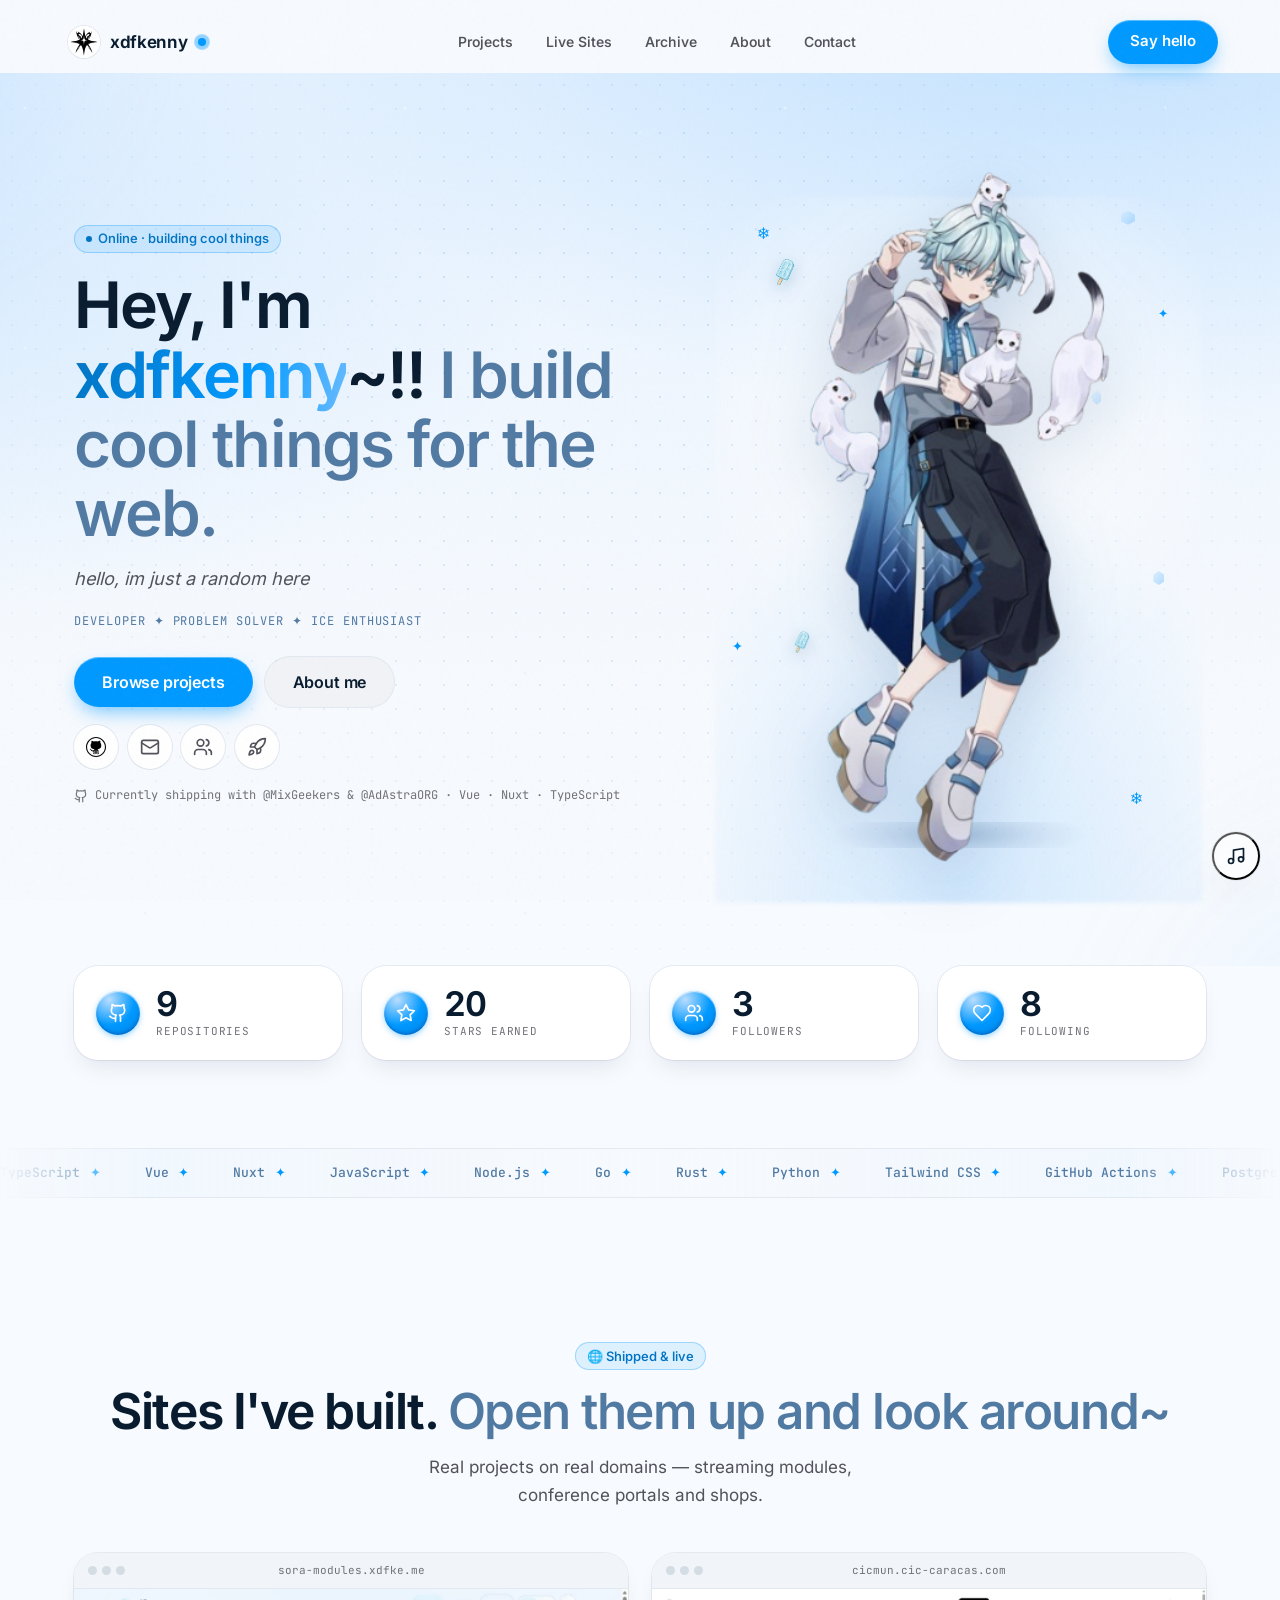
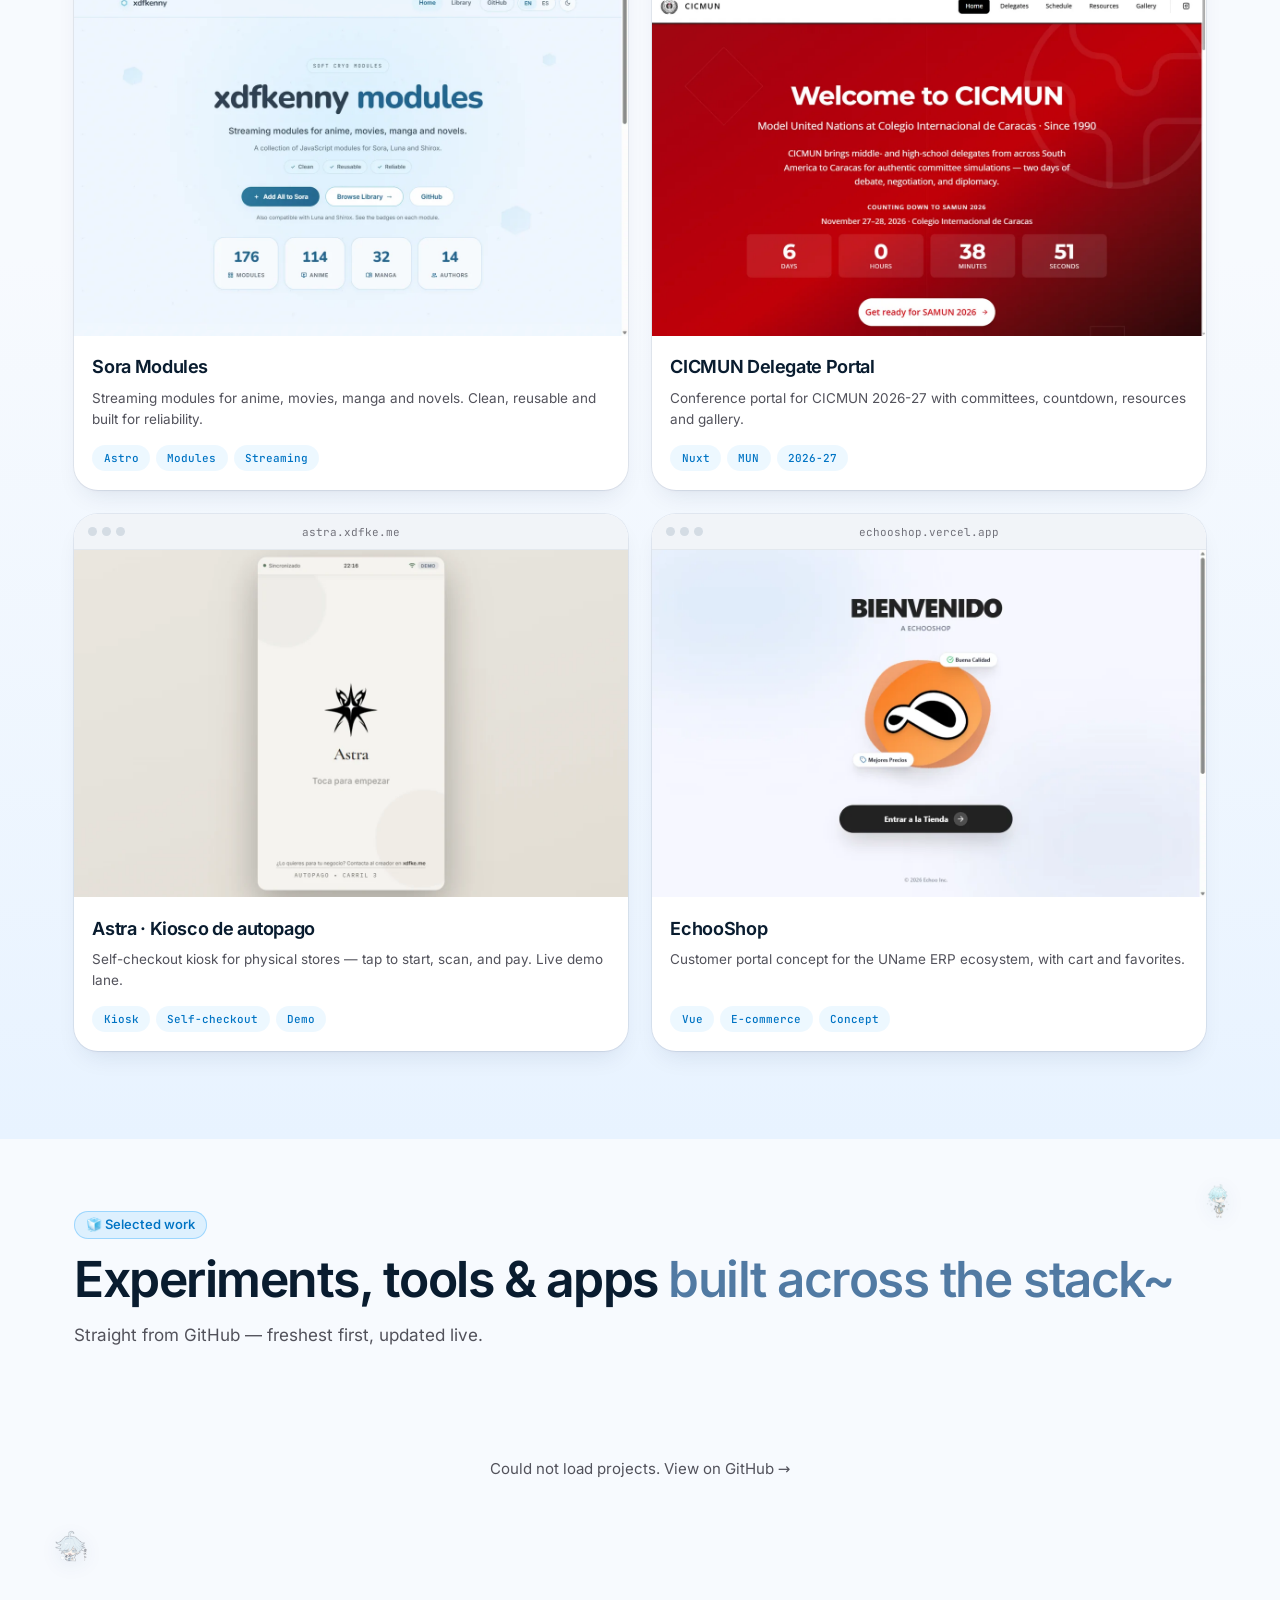
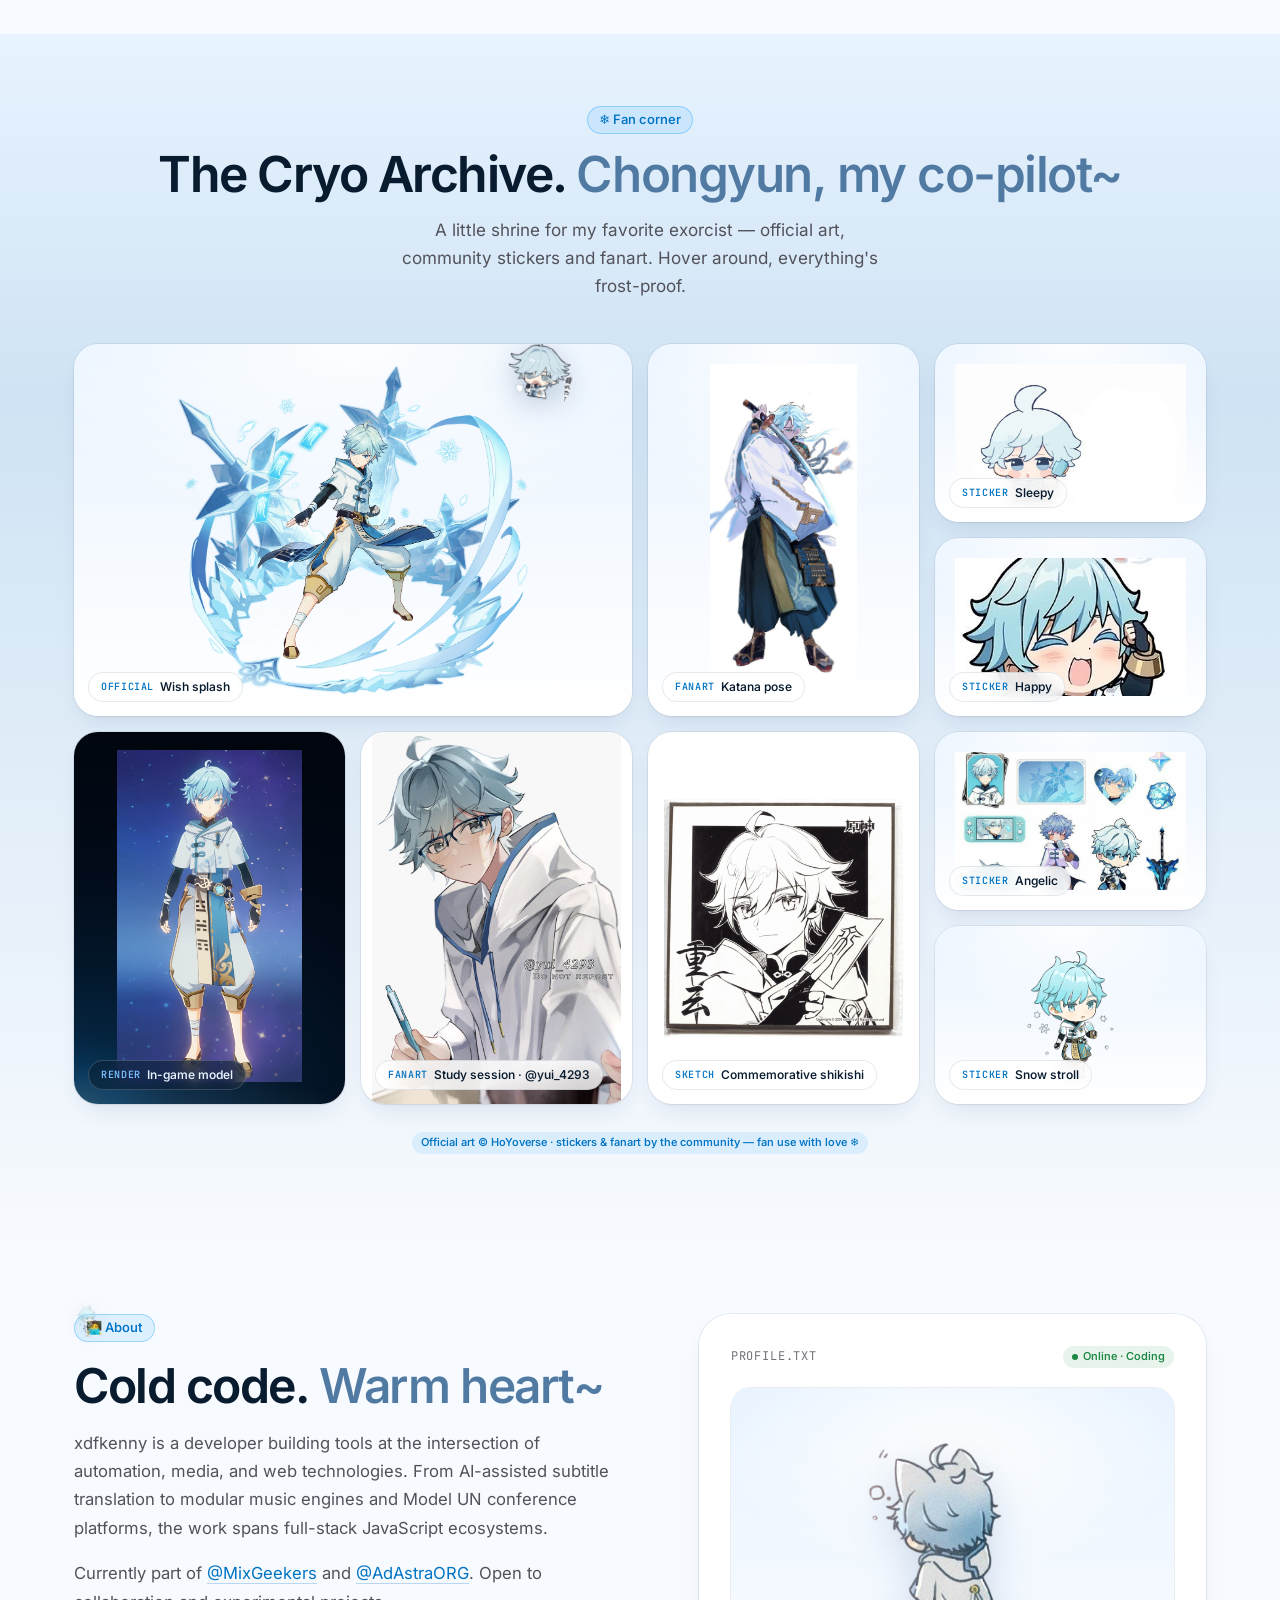
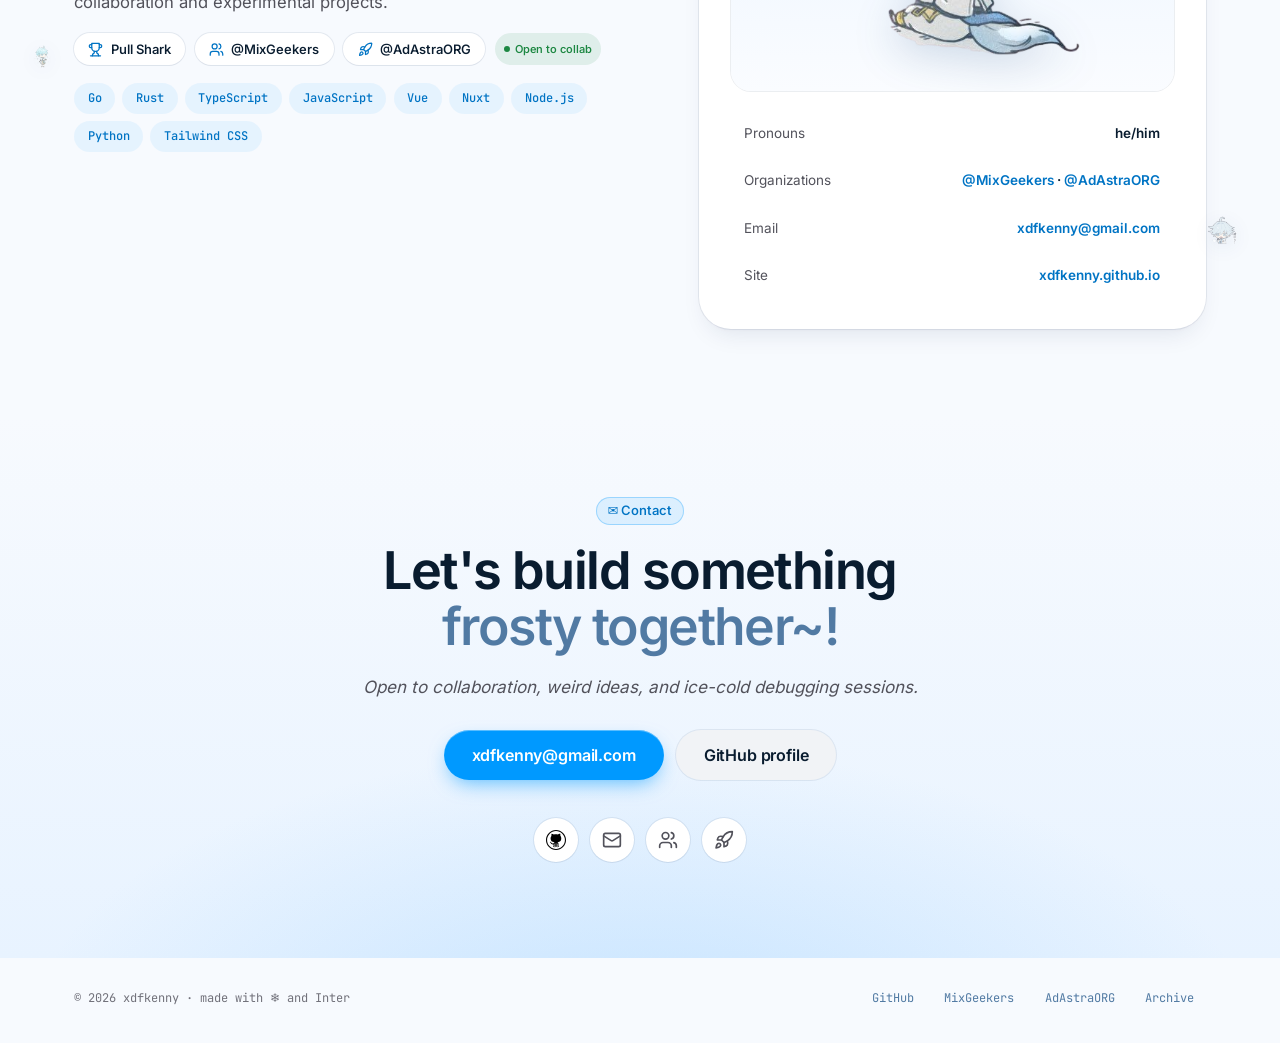
<file: index.html>
<!DOCTYPE html>
<html lang="en">
<head>
  <meta charset="UTF-8">
  <meta name="viewport" content="width=device-width, initial-scale=1.0, viewport-fit=cover">
  <title>xdfkenny - Soft Cryo Portfolio</title>
  <meta name="description" content="xdfkenny - developer portfolio. A collection of experiments, tools, and applications built across JavaScript, TypeScript, Vue, and Nuxt. Soft Cryo aesthetic.">
  <link rel="canonical" href="https://xdfkenny.dpdns.org/">

  <meta property="og:type" content="website">
  <meta property="og:url" content="https://xdfkenny.dpdns.org/">
  <meta property="og:title" content="xdfkenny - Soft Cryo Portfolio">
  <meta property="og:description" content="Full-stack developer building web apps, kiosk systems and developer tools. Live sites, experiments and projects.">
  <meta property="og:image" content="https://xdfkenny.dpdns.org/assets/og-image.jpg">
  <meta name="twitter:card" content="summary_large_image">
  <meta name="twitter:title" content="xdfkenny - Soft Cryo Portfolio">
  <meta name="twitter:description" content="Full-stack developer building web apps, kiosk systems and developer tools.">
  <meta name="twitter:image" content="https://xdfkenny.dpdns.org/assets/og-image.jpg">
  <meta name="theme-color" content="#F7FAFE">

  <link rel="preconnect" href="https://fonts.googleapis.com">
  <link rel="preconnect" href="https://fonts.gstatic.com" crossorigin>
  <link href="https://fonts.googleapis.com/css2?family=JetBrains+Mono:wght@400;500&display=swap" rel="stylesheet">

  <link rel="icon" type="image/svg+xml" href="assets/logo.svg">
  <link rel="apple-touch-icon" href="assets/apple-touch-icon.png">
  <link rel="preload" as="image" href="assets/image.png">
  <link rel="preload" as="font" type="font/woff2" href="assets/fonts/inter-variable.woff2" crossorigin>
  <link rel="stylesheet" href="styles.css?v=7">
  <script src="script.js?v=7" defer></script>
</head>
<body>
  <a href="#main-content" class="skip-link">Skip to main content</a>

  <header class="site-header" role="banner">
    <nav class="site-nav" aria-label="Primary">
      <a href="#" class="brand">
        <img src="assets/logo.svg" alt="" class="brand-logo" aria-hidden="true">
        <span>xdfkenny</span>
        <span class="status-dot" aria-label="Online" title="Online"></span>
      </a>
      <div class="nav-links" id="nav-links">
        <a href="#work">Projects</a>
        <a href="#sites">Live Sites</a>
        <a href="#archive">Archive</a>
        <a href="#about">About</a>
        <a href="#contact">Contact</a>
      </div>
      <a href="#contact" class="btn btn-primary nav-cta">Say hello</a>
      <button class="nav-toggle" aria-label="Toggle navigation" aria-expanded="false" aria-controls="nav-links">
        <span class="nav-toggle-bar" aria-hidden="true"></span>
        <span class="nav-toggle-bar" aria-hidden="true"></span>
        <span class="nav-toggle-bar" aria-hidden="true"></span>
      </button>
    </nav>
  </header>

  <main id="main-content">
    <!-- ============ HERO ============ -->
    <section class="hero" aria-labelledby="hero-heading">
      <div class="hero-dots" aria-hidden="true"></div>
      <div class="hero-aurora" aria-hidden="true">
        <div class="aurora-blob aurora-blob-1"></div>
        <div class="aurora-blob aurora-blob-2"></div>
      </div>
      <div class="hero-snow" aria-hidden="true"></div>

      <div class="hero-inner container">
        <div class="hero-content">
          <div class="hero-text">
            <span class="kicker hero-kicker"><span class="pill-dot" aria-hidden="true"></span> Online · building cool things</span>
            <h1 id="hero-heading" class="hero-title display">
              <span class="line-ink">Hey, I'm <span class="hero-name">xdfkenny</span>~!!</span>
              <span class="line-soft display-line">I build cool things for the web.</span>
            </h1>
            <p class="hero-subtitle">hello, im just a random here</p>
            <p class="hero-role">Developer ✦ Problem Solver ✦ Ice Enthusiast</p>
            <div class="hero-actions">
              <a href="#work" class="btn btn-primary btn-hero">Browse projects</a>
              <a href="#about" class="btn btn-secondary btn-hero">About me</a>
            </div>
            <div class="hero-social">
              <a href="https://github.com/xdfkenny" class="icon-btn" target="_blank" rel="noopener noreferrer" aria-label="GitHub">
                <img src="assets/github.svg" alt="" class="icon-btn-img" aria-hidden="true">
              </a>
              <a href="mailto:xdfkenny@gmail.com" class="icon-btn" aria-label="Email">
                <svg xmlns="http://www.w3.org/2000/svg" width="20" height="20" viewBox="0 0 24 24" fill="none" stroke="currentColor" stroke-width="2" stroke-linecap="round" stroke-linejoin="round" aria-hidden="true"><rect width="20" height="16" x="2" y="4" rx="2"/><path d="m22 7-8.97 5.7a1.94 1.94 0 0 1-2.06 0L2 7"/></svg>
              </a>
              <a href="https://github.com/MixGeekers" class="icon-btn" target="_blank" rel="noopener noreferrer" aria-label="MixGeekers">
                <svg xmlns="http://www.w3.org/2000/svg" width="20" height="20" viewBox="0 0 24 24" fill="none" stroke="currentColor" stroke-width="2" stroke-linecap="round" stroke-linejoin="round" aria-hidden="true"><path d="M16 21v-2a4 4 0 0 0-4-4H6a4 4 0 0 0-4 4v2"/><circle cx="9" cy="7" r="4"/><path d="M22 21v-2a4 4 0 0 0-3-3.87"/><path d="M16 3.13a4 4 0 0 1 0 7.75"/></svg>
              </a>
              <a href="https://github.com/AdAstraORG" class="icon-btn" target="_blank" rel="noopener noreferrer" aria-label="AdAstraORG">
                <svg xmlns="http://www.w3.org/2000/svg" width="20" height="20" viewBox="0 0 24 24" fill="none" stroke="currentColor" stroke-width="2" stroke-linecap="round" stroke-linejoin="round" aria-hidden="true"><path d="M4.5 16.5c-1.5 1.26-2 5-2 5s3.74-.5 5-2c.71-.84.7-2.13-.09-2.91a2.18 2.18 0 0 0-2.91-.09z"/><path d="m12 15-3-3a22 22 0 0 1 2-3.95A12.88 12.88 0 0 1 22 2c0 2.72-.78 7.5-6 11a22.35 22.35 0 0 1-4 2z"/><path d="M9 12H4s.55-3.03 2-4c1.62-1.08 5 0 5 0"/><path d="M12 15v5s3.03-.55 4-2c1.08-1.62 0-5 0-5"/></svg>
              </a>
            </div>
            <p class="hero-promo">
              <svg xmlns="http://www.w3.org/2000/svg" viewBox="0 0 24 24" fill="none" stroke="currentColor" stroke-width="2" stroke-linecap="round" stroke-linejoin="round" aria-hidden="true"><path d="M15 22v-4a4.8 4.8 0 0 0-1-3.5c3 0 6-2 6-5.5.08-1.25-.27-2.48-1-3.5.28-1.15.28-2.35 0-3.5 0 0-1 0-3 1.5-2.64-.5-5.36-.5-8 0C6 2 5 2 5 2c-.3 1.15-.3 2.35 0 3.5A5.403 5.403 0 0 0 4 9c0 3.5 3 5.5 6 5.5-.39.49-.68 1.05-.85 1.65-.17.6-.22 1.23-.15 1.85v4"/><path d="M9 18c-4.51 2-5-2-7-2"/></svg>
              Currently shipping with @MixGeekers &amp; @AdAstraORG · Vue · Nuxt · TypeScript
            </p>
          </div>

          <div class="hero-visual">
            <div class="hero-stage">
              <img src="assets/image.png" alt="Chongyun full body illustration surrounded by snowy ermines" class="hero-avatar" width="420" height="460">
              <span class="hero-sparkle hero-sparkle-1" aria-hidden="true">❄</span>
              <span class="hero-sparkle hero-sparkle-2" aria-hidden="true">✦</span>
              <span class="hero-sparkle hero-sparkle-3" aria-hidden="true">✦</span>
              <span class="hero-sparkle hero-sparkle-4" aria-hidden="true">❄</span>
              <div class="floating-decorations" aria-hidden="true">
                <img src="assets/popsicle.png" alt="" class="popsicle-img popsicle-1">
                <img src="assets/popsicle.png" alt="" class="popsicle-img popsicle-2">
                <div class="crystal crystal-1"></div>
                <div class="crystal crystal-2"></div>
                <div class="crystal crystal-3"></div>
              </div>
            </div>
          </div>
        </div>
      </div>
    </section>

    <!-- ============ STATS ============ -->
    <section class="stats" aria-labelledby="stats-heading">
      <h2 id="stats-heading" class="sr-only">Statistics</h2>
      <div class="container">
        <div class="stats-grid">
          <div class="stats-card spot reveal" data-delay="0">
            <div class="orb-icon" aria-hidden="true">
              <svg xmlns="http://www.w3.org/2000/svg" viewBox="0 0 24 24" fill="none" stroke="currentColor" stroke-width="2" stroke-linecap="round" stroke-linejoin="round"><path d="M15 22v-4a4.8 4.8 0 0 0-1-3.5c3 0 6-2 6-5.5.08-1.25-.27-2.48-1-3.5.28-1.15.28-2.35 0-3.5 0 0-1 0-3 1.5-2.64-.5-5.36-.5-8 0C6 2 5 2 5 2c-.3 1.15-.3 2.35 0 3.5A5.403 5.403 0 0 0 4 9c0 3.5 3 5.5 6 5.5-.39.49-.68 1.05-.85 1.65-.17.6-.22 1.23-.15 1.85v4"/><path d="M9 18c-4.51 2-5-2-7-2"/></svg>
            </div>
            <div class="stats-info">
              <span class="stats-number" data-count="9">9</span>
              <span class="stats-label">Repositories</span>
            </div>
          </div>
          <div class="stats-card spot reveal" data-delay="80">
            <div class="orb-icon" aria-hidden="true">
              <svg xmlns="http://www.w3.org/2000/svg" viewBox="0 0 24 24" fill="none" stroke="currentColor" stroke-width="2" stroke-linecap="round" stroke-linejoin="round"><polygon points="12 2 15.09 8.26 22 9.27 17 14.14 18.18 21.02 12 17.77 5.82 21.02 7 14.14 2 9.27 8.91 8.26 12 2"/></svg>
            </div>
            <div class="stats-info">
              <span class="stats-number" data-count="20">20</span>
              <span class="stats-label">Stars Earned</span>
            </div>
          </div>
          <div class="stats-card spot reveal" data-delay="160">
            <div class="orb-icon" aria-hidden="true">
              <svg xmlns="http://www.w3.org/2000/svg" viewBox="0 0 24 24" fill="none" stroke="currentColor" stroke-width="2" stroke-linecap="round" stroke-linejoin="round"><path d="M16 21v-2a4 4 0 0 0-4-4H6a4 4 0 0 0-4 4v2"/><circle cx="9" cy="7" r="4"/><path d="M22 21v-2a4 4 0 0 0-3-3.87"/><path d="M16 3.13a4 4 0 0 1 0 7.75"/></svg>
            </div>
            <div class="stats-info">
              <span class="stats-number" data-count="3">3</span>
              <span class="stats-label">Followers</span>
            </div>
          </div>
          <div class="stats-card spot reveal" data-delay="240">
            <div class="orb-icon" aria-hidden="true">
              <svg xmlns="http://www.w3.org/2000/svg" viewBox="0 0 24 24" fill="none" stroke="currentColor" stroke-width="2" stroke-linecap="round" stroke-linejoin="round"><path d="M19 14c1.49-1.46 3-3.21 3-5.5A5.5 5.5 0 0 0 16.5 3c-1.76 0-3 .5-4.5 2-1.5-1.5-2.74-2-4.5-2A5.5 5.5 0 0 0 2 8.5c0 2.3 1.5 4.05 3 5.5l7 7Z"/></svg>
            </div>
            <div class="stats-info">
              <span class="stats-number" data-count="8">8</span>
              <span class="stats-label">Following</span>
            </div>
          </div>
        </div>
      </div>
    </section>

    <!-- ============ TECH MARQUEE ============ -->
    <div class="marquee-section" aria-hidden="true">
      <div class="marquee">
        <div class="marquee-track">
          <span class="marquee-item">TypeScript <span class="sep">✦</span></span>
          <span class="marquee-item">Vue <span class="sep">✦</span></span>
          <span class="marquee-item">Nuxt <span class="sep">✦</span></span>
          <span class="marquee-item">JavaScript <span class="sep">✦</span></span>
          <span class="marquee-item">Node.js <span class="sep">✦</span></span>
          <span class="marquee-item">Go <span class="sep">✦</span></span>
          <span class="marquee-item">Rust <span class="sep">✦</span></span>
          <span class="marquee-item">Python <span class="sep">✦</span></span>
          <span class="marquee-item">Tailwind CSS <span class="sep">✦</span></span>
          <span class="marquee-item">GitHub Actions <span class="sep">✦</span></span>
          <span class="marquee-item">PostgreSQL <span class="sep">✦</span></span>
          <span class="marquee-item">Ice ❄ <span class="sep">✦</span></span>
          <span class="marquee-item">TypeScript <span class="sep">✦</span></span>
          <span class="marquee-item">Vue <span class="sep">✦</span></span>
          <span class="marquee-item">Nuxt <span class="sep">✦</span></span>
          <span class="marquee-item">JavaScript <span class="sep">✦</span></span>
          <span class="marquee-item">Node.js <span class="sep">✦</span></span>
          <span class="marquee-item">Go <span class="sep">✦</span></span>
          <span class="marquee-item">Rust <span class="sep">✦</span></span>
          <span class="marquee-item">Python <span class="sep">✦</span></span>
          <span class="marquee-item">Tailwind CSS <span class="sep">✦</span></span>
          <span class="marquee-item">GitHub Actions <span class="sep">✦</span></span>
          <span class="marquee-item">PostgreSQL <span class="sep">✦</span></span>
          <span class="marquee-item">Ice ❄ <span class="sep">✦</span></span>
        </div>
      </div>
    </div>

    <!-- ============ LIVE SITES ============ -->
    <section class="sites" id="sites" aria-labelledby="sites-heading">
      <div class="container">
        <header class="section-head section-head--center">
          <span class="kicker reveal">🌐 Shipped &amp; live</span>
          <h2 id="sites-heading" class="section-title display reveal" data-delay="60">
            <span class="line-ink">Sites I've built.</span>
            <span class="line-soft">Open them up and look around~</span>
          </h2>
          <p class="section-intro reveal" data-delay="120">Real projects on real domains — streaming modules, conference portals and shops.</p>
        </header>

        <div class="sites-grid">
          <a href="https://sora-modules.xdfke.me/" class="site-card spot reveal" target="_blank" rel="noopener noreferrer" data-delay="0">
            <div class="site-card-frame" aria-hidden="true">
              <span class="frame-dots"><i></i><i></i><i></i></span>
              <span class="frame-domain">sora-modules.xdfke.me</span>
              <span class="frame-visit">Visit ↗</span>
            </div>
            <div class="site-card-media">
              <img src="assets/sites/sora-new.webp" alt="Sora Modules website preview" loading="lazy" width="1200" height="750">
            </div>
            <div class="site-card-body">
              <h3 class="site-card-title">Sora Modules</h3>
              <p class="site-card-desc">Streaming modules for anime, movies, manga and novels. Clean, reusable and built for reliability.</p>
              <div class="site-card-tags">
                <span class="site-tag">Astro</span>
                <span class="site-tag">Modules</span>
                <span class="site-tag">Streaming</span>
              </div>
            </div>
          </a>
          <a href="https://cicmun.cic-caracas.com/" class="site-card spot reveal" target="_blank" rel="noopener noreferrer" data-delay="80">
            <div class="site-card-frame" aria-hidden="true">
              <span class="frame-dots"><i></i><i></i><i></i></span>
              <span class="frame-domain">cicmun.cic-caracas.com</span>
              <span class="frame-visit">Visit ↗</span>
            </div>
            <div class="site-card-media">
              <img src="assets/sites/cicmun-new.webp" alt="CICMUN Delegate Portal website preview" loading="lazy" width="1200" height="750">
            </div>
            <div class="site-card-body">
              <h3 class="site-card-title">CICMUN Delegate Portal</h3>
              <p class="site-card-desc">Conference portal for CICMUN 2026-27 with committees, countdown, resources and gallery.</p>
              <div class="site-card-tags">
                <span class="site-tag">Nuxt</span>
                <span class="site-tag">MUN</span>
                <span class="site-tag">2026-27</span>
              </div>
            </div>
          </a>
          <a href="https://astra.xdfke.me/" class="site-card spot reveal" target="_blank" rel="noopener noreferrer" data-delay="160">
            <div class="site-card-frame" aria-hidden="true">
              <span class="frame-dots"><i></i><i></i><i></i></span>
              <span class="frame-domain">astra.xdfke.me</span>
              <span class="frame-visit">Visit ↗</span>
            </div>
            <div class="site-card-media">
              <img src="assets/sites/astra-new.webp" alt="Astra self-checkout kiosk preview" loading="lazy" width="1200" height="750">
            </div>
            <div class="site-card-body">
              <h3 class="site-card-title">Astra · Kiosco de autopago</h3>
              <p class="site-card-desc">Self-checkout kiosk for physical stores — tap to start, scan, and pay. Live demo lane.</p>
              <div class="site-card-tags">
                <span class="site-tag">Kiosk</span>
                <span class="site-tag">Self-checkout</span>
                <span class="site-tag">Demo</span>
              </div>
            </div>
          </a>
          <a href="https://echooshop.vercel.app/" class="site-card spot reveal" target="_blank" rel="noopener noreferrer" data-delay="240">
            <div class="site-card-frame" aria-hidden="true">
              <span class="frame-dots"><i></i><i></i><i></i></span>
              <span class="frame-domain">echooshop.vercel.app</span>
              <span class="frame-visit">Visit ↗</span>
            </div>
            <div class="site-card-media">
              <img src="assets/sites/echoo-new.webp" alt="EchooShop web app preview" loading="lazy" width="1200" height="750">
            </div>
            <div class="site-card-body">
              <h3 class="site-card-title">EchooShop</h3>
              <p class="site-card-desc">Customer portal concept for the UName ERP ecosystem, with cart and favorites.</p>
              <div class="site-card-tags">
                <span class="site-tag">Vue</span>
                <span class="site-tag">E-commerce</span>
                <span class="site-tag">Concept</span>
              </div>
            </div>
          </a>
        </div>
      </div>
    </section>

    <!-- ============ SELECTED WORK ============ -->
    <section class="work" id="work" aria-labelledby="work-heading">
      <div class="floating-chibis" aria-hidden="true">
        <img src="assets/chongyun/sticker-snow.webp" alt="" class="chibi chibi-work-1">
        <img src="assets/chongyun/sticker-pout.webp" alt="" class="chibi chibi-work-2">
      </div>
      <div class="container">
        <header class="section-head">
          <span class="kicker reveal">🧊 Selected work</span>
          <h2 id="work-heading" class="section-title display reveal" data-delay="60">
            <span class="line-ink">Experiments, tools &amp; apps</span>
            <span class="line-soft">built across the stack~</span>
          </h2>
          <p class="section-intro reveal" data-delay="120">Straight from GitHub — freshest first, updated live.</p>
        </header>

        <div class="project-grid" id="project-grid">
          <!-- Projects loaded dynamically from GitHub API -->
          <div class="project-loading" id="project-loading">
            <div class="loading-spinner"></div>
            <p>Loading projects from GitHub...</p>
          </div>
          <noscript>
            <p class="project-loading">Projects load with JavaScript enabled. Browse them directly on
              <a href="https://github.com/xdfkenny" target="_blank" rel="noopener noreferrer">GitHub →</a></p>
          </noscript>
        </div>
      </div>
    </section>

    <!-- ============ CRYO ARCHIVE ============ -->
    <section class="archive" id="archive" aria-labelledby="archive-heading">
      <div class="container">
        <header class="section-head section-head--center">
          <span class="kicker reveal">❄ Fan corner</span>
          <h2 id="archive-heading" class="section-title display reveal" data-delay="60">
            <span class="line-ink">The Cryo Archive.</span>
            <span class="line-soft">Chongyun, my co-pilot~</span>
          </h2>
          <p class="section-intro reveal" data-delay="120">A little shrine for my favorite exorcist — official art, community stickers and fanart. Hover around, everything's frost-proof.</p>
        </header>

        <div class="archive-grid">
          <figure class="tile tile--sky tile--wish spot reveal" data-delay="0">
            <img class="tile-media" src="assets/chongyun/wish.webp" alt="Chongyun wish artwork surrounded by swirling ice swords" loading="lazy" width="1073" height="1011">
            <img class="tile-sticker" src="assets/chongyun/sticker-pout.webp" alt="" aria-hidden="true" loading="lazy">
            <figcaption class="tile-caption"><span class="tile-tag">Official</span> Wish splash</figcaption>
          </figure>

          <figure class="tile tile--sky tile--portrait spot reveal" data-delay="60">
            <img class="tile-media" src="assets/chongyun/portrait-fanart.jpg" alt="Chongyun fanart portrait drawing a katana beside his head" loading="lazy" width="659" height="1494">
            <figcaption class="tile-caption"><span class="tile-tag">Fanart</span> Katana pose</figcaption>
          </figure>

          <figure class="tile tile--sky tile--expr tile--expr-neutral spot reveal" data-delay="120">
            <img class="tile-media tile-media--cover" src="assets/chongyun/sticker-sleepy.jpg" alt="Chibi Chongyun sticker looking sleepy with a popsicle on his cheek" loading="lazy" width="736" height="736">
            <figcaption class="tile-caption"><span class="tile-tag">Sticker</span> Sleepy</figcaption>
          </figure>

          <figure class="tile tile--sky tile--expr tile--expr-worried spot reveal" data-delay="160">
            <img class="tile-media tile-media--cover" src="assets/chongyun/sticker-drink.jpg" alt="Chibi Chongyun sticker laughing with a red drink" loading="lazy" width="340" height="340">
            <figcaption class="tile-caption"><span class="tile-tag">Sticker</span> Happy</figcaption>
          </figure>

          <figure class="tile tile--night tile--game spot reveal" data-delay="0">
            <img class="tile-media" src="assets/chongyun/game-render.webp" alt="Chongyun in-game model render on a night sky" loading="lazy" width="700" height="1261">
            <figcaption class="tile-caption"><span class="tile-tag">Render</span> In-game model</figcaption>
          </figure>

          <figure class="tile tile--cardart spot reveal" data-delay="60">
            <img class="tile-media" src="assets/chongyun/study-glasses.jpg" alt="Chongyun wearing glasses and a hoodie while studying with a pen" loading="lazy" width="806" height="1200">
            <figcaption class="tile-caption"><span class="tile-tag">Fanart</span> Study session · @yui_4293</figcaption>
          </figure>

          <figure class="tile tile--paper tile--shikishi spot reveal" data-delay="100">
            <img class="tile-media" src="assets/chongyun/shikishi.webp" alt="Chongyun ink sketch on a shikishi board" loading="lazy" width="800" height="798">
            <figcaption class="tile-caption"><span class="tile-tag">Sketch</span> Commemorative shikishi</figcaption>
          </figure>

          <figure class="tile tile--sky tile--expr tile--expr-surprised spot reveal" data-delay="140">
            <img class="tile-media tile-media--cover" src="assets/chongyun/sticker-angel.jpg" alt="Chibi angel Chongyun sticker with halo resting on clouds" loading="lazy" width="736" height="1104">
            <figcaption class="tile-caption"><span class="tile-tag">Sticker</span> Angelic</figcaption>
          </figure>

          <figure class="tile tile--sky tile--snowst spot reveal" data-delay="180">
            <img class="tile-media" src="assets/chongyun/sticker-snow.webp" alt="Chibi Chongyun sticker walking through snowflakes" loading="lazy" width="447" height="328">
            <figcaption class="tile-caption"><span class="tile-tag">Sticker</span> Snow stroll</figcaption>
          </figure>
        </div>

        <p class="archive-note reveal" data-delay="120">
          <span class="pill pill-info">Official art © HoYoverse · stickers &amp; fanart by the community — fan use with love ❄</span>
        </p>
      </div>
    </section>

    <!-- ============ ABOUT ============ -->
    <section class="about" id="about" aria-labelledby="about-heading">
      <div class="floating-chibis" aria-hidden="true">
        <img src="assets/chongyun/sticker-snow.webp" alt="" class="chibi chibi-about-1">
        <img src="assets/chongyun/sticker-pout.webp" alt="" class="chibi chibi-about-2">
        <img src="assets/chongyun/sticker-snow.webp" alt="" class="chibi chibi-about-3">
      </div>
      <div class="container">
        <div class="about-inner">
          <div class="about-text">
            <span class="kicker reveal">🧑‍💻 About</span>
            <h2 id="about-heading" class="about-title display reveal" data-delay="60">
              <span class="line-ink">Cold code.</span>
              <span class="line-soft">Warm heart~</span>
            </h2>
            <p class="about-body reveal" data-delay="120">
              xdfkenny is a developer building tools at the intersection of automation, media, and web technologies. From AI-assisted subtitle translation to modular music engines and Model UN conference platforms, the work spans full-stack JavaScript ecosystems.
            </p>
            <p class="about-body reveal" data-delay="180">
              Currently part of <a href="https://github.com/MixGeekers" target="_blank" rel="noopener noreferrer">@MixGeekers</a> and <a href="https://github.com/AdAstraORG" target="_blank" rel="noopener noreferrer">@AdAstraORG</a>. Open to collaboration and experimental projects.
            </p>
            <div class="about-badges reveal" data-delay="240">
              <span class="about-badge">
                <svg xmlns="http://www.w3.org/2000/svg" viewBox="0 0 24 24" fill="none" stroke="currentColor" stroke-width="2" stroke-linecap="round" stroke-linejoin="round" aria-hidden="true"><path d="M6 9H4.5a2.5 2.5 0 0 1 0-5H6"/><path d="M18 9h1.5a2.5 2.5 0 0 0 0-5H18"/><path d="M4 22h16"/><path d="M10 14.66V17c0 .55-.47.98-.97 1.21C7.85 18.75 7 20.24 7 22"/><path d="M14 14.66V17c0 .55.47.98.97 1.21C16.15 18.75 17 20.24 17 22"/><path d="M18 2H6v7a6 6 0 0 0 12 0V2Z"/></svg>
                Pull Shark
              </span>
              <span class="about-badge">
                <svg xmlns="http://www.w3.org/2000/svg" viewBox="0 0 24 24" fill="none" stroke="currentColor" stroke-width="2" stroke-linecap="round" stroke-linejoin="round" aria-hidden="true"><path d="M16 21v-2a4 4 0 0 0-4-4H6a4 4 0 0 0-4 4v2"/><circle cx="9" cy="7" r="4"/><path d="M22 21v-2a4 4 0 0 0-3-3.87"/><path d="M16 3.13a4 4 0 0 1 0 7.75"/></svg>
                @MixGeekers
              </span>
              <span class="about-badge">
                <svg xmlns="http://www.w3.org/2000/svg" viewBox="0 0 24 24" fill="none" stroke="currentColor" stroke-width="2" stroke-linecap="round" stroke-linejoin="round" aria-hidden="true"><path d="M4.5 16.5c-1.5 1.26-2 5-2 5s3.74-.5 5-2c.71-.84.7-2.13-.09-2.91a2.18 2.18 0 0 0-2.91-.09z"/><path d="m12 15-3-3a22 22 0 0 1 2-3.95A12.88 12.88 0 0 1 22 2c0 2.72-.78 7.5-6 11a22.35 22.35 0 0 1-4 2z"/><path d="M9 12H4s.55-3.03 2-4c1.62-1.08 5 0 5 0"/><path d="M12 15v5s3.03-.55 4-2c1.08-1.62 0-5 0-5"/></svg>
                @AdAstraORG
              </span>
              <span class="pill pill-ok"><span class="pill-dot" aria-hidden="true"></span> Open to collab</span>
            </div>
            <div class="toolbox reveal" data-delay="300" aria-label="Technologies I use">
              <span class="tool-pill">Go</span>
              <span class="tool-pill">Rust</span>
              <span class="tool-pill">TypeScript</span>
              <span class="tool-pill">JavaScript</span>
              <span class="tool-pill">Vue</span>
              <span class="tool-pill">Nuxt</span>
              <span class="tool-pill">Node.js</span>
              <span class="tool-pill">Python</span>
              <span class="tool-pill">Tailwind CSS</span>
            </div>
          </div>

          <div class="about-card spot reveal" data-delay="150">
            <div class="about-card-header">
              <span class="about-card-title">profile.txt</span>
              <span class="pill pill-ok"><span class="pill-dot" aria-hidden="true"></span> Online · Coding</span>
            </div>

            <div class="about-character">
              <span class="chibi-sparkle" aria-hidden="true"></span>
              <span class="chibi-sparkle" aria-hidden="true"></span>
              <span class="chibi-sparkle" aria-hidden="true"></span>
              <img src="assets/Chongyun-Character.png" alt="Chibi Chongyun sitting and daydreaming" class="about-character-img">
            </div>

            <div class="about-card-body">
              <div class="about-card-item">
                <span class="about-card-label">Pronouns</span>
                <span class="about-card-value">he/him</span>
              </div>
              <div class="about-card-item">
                <span class="about-card-label">Organizations</span>
                <span class="about-card-value">
                  <a href="https://github.com/MixGeekers" class="about-card-link" target="_blank" rel="noopener noreferrer">@MixGeekers</a>
                  ·
                  <a href="https://github.com/AdAstraORG" class="about-card-link" target="_blank" rel="noopener noreferrer">@AdAstraORG</a>
                </span>
              </div>
              <div class="about-card-item">
                <span class="about-card-label">Email</span>
                <a href="mailto:xdfkenny@gmail.com" class="about-card-value about-card-link">xdfkenny@gmail.com</a>
              </div>
              <div class="about-card-item">
                <span class="about-card-label">Site</span>
                <a href="https://xdfkenny.github.io/" class="about-card-value about-card-link">xdfkenny.github.io</a>
              </div>
            </div>
          </div>
        </div>
      </div>
    </section>

    <!-- ============ CONTACT ============ -->
    <section class="contact" id="contact" aria-labelledby="contact-heading">
      <div class="container">
        <div class="contact-inner">
          <span class="kicker reveal">✉️ Contact</span>
          <h2 id="contact-heading" class="contact-title display reveal" data-delay="60">
            <span class="line-ink">Let's build something</span>
            <span class="line-soft">frosty together~!</span>
          </h2>
          <p class="contact-subtitle reveal" data-delay="120">Open to collaboration, weird ideas, and ice-cold debugging sessions.</p>
          <div class="contact-actions reveal" data-delay="180">
            <a href="mailto:xdfkenny@gmail.com" class="btn btn-primary btn-hero">xdfkenny@gmail.com</a>
            <a href="https://github.com/xdfkenny" class="btn btn-secondary btn-hero" target="_blank" rel="noopener noreferrer">GitHub profile</a>
          </div>
          <div class="contact-social reveal" data-delay="240">
            <a href="https://github.com/xdfkenny" class="icon-btn" target="_blank" rel="noopener noreferrer" aria-label="GitHub">
              <img src="assets/github.svg" alt="GitHub" class="icon-btn-img">
            </a>
            <a href="mailto:xdfkenny@gmail.com" class="icon-btn" aria-label="Email">
              <svg xmlns="http://www.w3.org/2000/svg" width="20" height="20" viewBox="0 0 24 24" fill="none" stroke="currentColor" stroke-width="2" stroke-linecap="round" stroke-linejoin="round" aria-hidden="true"><rect width="20" height="16" x="2" y="4" rx="2"/><path d="m22 7-8.97 5.7a1.94 1.94 0 0 1-2.06 0L2 7"/></svg>
            </a>
            <a href="https://github.com/MixGeekers" class="icon-btn" target="_blank" rel="noopener noreferrer" aria-label="MixGeekers organization">
              <svg xmlns="http://www.w3.org/2000/svg" width="20" height="20" viewBox="0 0 24 24" fill="none" stroke="currentColor" stroke-width="2" stroke-linecap="round" stroke-linejoin="round" aria-hidden="true"><path d="M16 21v-2a4 4 0 0 0-4-4H6a4 4 0 0 0-4 4v2"/><circle cx="9" cy="7" r="4"/><path d="M22 21v-2a4 4 0 0 0-3-3.87"/><path d="M16 3.13a4 4 0 0 1 0 7.75"/></svg>
            </a>
            <a href="https://github.com/AdAstraORG" class="icon-btn" target="_blank" rel="noopener noreferrer" aria-label="AdAstraORG organization">
              <svg xmlns="http://www.w3.org/2000/svg" width="20" height="20" viewBox="0 0 24 24" fill="none" stroke="currentColor" stroke-width="2" stroke-linecap="round" stroke-linejoin="round" aria-hidden="true"><path d="M4.5 16.5c-1.5 1.26-2 5-2 5s3.74-.5 5-2c.71-.84.7-2.13-.09-2.91a2.18 2.18 0 0 0-2.91-.09z"/><path d="m12 15-3-3a22 22 0 0 1 2-3.95A12.88 12.88 0 0 1 22 2c0 2.72-.78 7.5-6 11a22.35 22.35 0 0 1-4 2z"/><path d="M9 12H4s.55-3.03 2-4c1.62-1.08 5 0 5 0"/><path d="M12 15v5s3.03-.55 4-2c1.08-1.62 0-5 0-5"/></svg>
            </a>
          </div>
        </div>
      </div>
    </section>
  </main>

  <footer class="site-footer">
    <div class="container footer-inner">
      <span>© 2026 xdfkenny · made with ❄ and Inter</span>
      <div class="footer-links">
        <a class="footer-link" href="https://github.com/xdfkenny" target="_blank" rel="noopener noreferrer">GitHub</a>
        <a class="footer-link" href="https://github.com/MixGeekers" target="_blank" rel="noopener noreferrer">MixGeekers</a>
        <a class="footer-link" href="https://github.com/AdAstraORG" target="_blank" rel="noopener noreferrer">AdAstraORG</a>
        <a class="footer-link" href="#archive">Archive</a>
      </div>
    </div>
  </footer>

  <audio id="bg-music" loop preload="none">
    <source src="assets/Background-Music.mp3" type="audio/mpeg">
  </audio>
  <button class="chibi-top" id="chibi-top" aria-label="Back to top" title="Back to top" hidden>
    <img src="assets/chibi-top.webp" alt="" aria-hidden="true">
  </button>
  <button class="music-toggle" id="music-toggle" aria-label="Toggle background music" aria-pressed="false" title="Toggle background music">
    <svg xmlns="http://www.w3.org/2000/svg" width="20" height="20" viewBox="0 0 24 24" fill="none" stroke="currentColor" stroke-width="2" stroke-linecap="round" stroke-linejoin="round" aria-hidden="true"><path d="M9 18V5l12-2v13"/><circle cx="6" cy="18" r="3"/><circle cx="18" cy="16" r="3"/></svg>
  </button>
</body>
</html>
</file>
<file: styles.css>
/* ============================================================
   SOFT CRYO × AIRY SKY — design system
   Ami (amiagente.com) language adapted for a cryo portfolio:
   sky backgrounds · one glossy blue · navy ink · pill controls ·
   ring shadows (no hard borders) · two-line display headings ·
   gentle blur-and-rise motion + 21st.dev-style accents.
   ============================================================ */

/* ---- Self-hosted Inter Variable ---- */
@font-face {
  font-family: "Inter Variable";
  src: url("assets/fonts/inter-variable.woff2") format("woff2");
  font-weight: 100 900;
  font-style: normal;
  font-display: swap;
}

/* ---- Tokens ---- */
:root {
  /* Brand — THE blue */
  --brand: #09F;
  --brand-hover: #18F;
  --brand-text: #0074C4;          /* text-safe blue for links & kickers */

  /* Inks */
  --ink: #091C2F;                 /* deep navy — display line 1 */
  --ink-soft: #517AA3;            /* steel blue — display line 2 */
  --body-ink: #09090B;
  --muted: #52525B;
  --faint: #71717A;

  /* Sky scale */
  --sky-1: #F7FAFE;
  --sky-2: #E8F3FF;
  --sky-3: #BFE0FF;
  --sky-4: #7CC2FF;
  --wave: #CFE3F4;

  /* Semantic */
  --positive: #1C8742;
  --amber: #E17100;
  --danger: #E7000B;
  --rose-ice: #EBBFC5;            /* rare warm blush, kept from the old theme */

  /* Glass */
  --glass: rgba(255, 255, 255, 0.66);
  --glass-edge: rgba(255, 255, 255, 0.9);

  /* Ring shadows — separation without hard borders */
  --ring: 0 0 0 1px rgba(10, 40, 80, 0.08);
  --ring-2: 0 0 0 1px rgba(10, 40, 80, 0.08), 0 1px 1px -0.5px rgba(10, 40, 80, 0.06);
  --card-shadow: 0 0 0 1px rgba(10, 40, 80, 0.07), 0 2px 4px -2px rgba(10, 40, 80, 0.05),
                 0 12px 24px -8px rgba(10, 40, 80, 0.10);
  --card-shadow-hover: 0 0 0 1px rgba(0, 153, 255, 0.22), 0 4px 8px -4px rgba(10, 40, 80, 0.08),
                       0 24px 48px -16px rgba(10, 40, 80, 0.22);
  --float-shadow: 0 0 0 1px rgba(10, 40, 80, 0.06), 0 24px 48px -16px rgba(10, 40, 80, 0.22);

  /* Signature glossy shadows */
  --cta-shadow: inset 0 1px 0 0 rgba(255, 255, 255, 0.35), 0 8px 20px -6px rgba(0, 153, 255, 0.65);
  --bead-shadow: inset 0 1px 1px rgba(255, 255, 255, 0.75),
                 inset 0 -2px 3px rgba(0, 40, 120, 0.28),
                 0 2px 6px -1px rgba(0, 153, 255, 0.5);

  /* Orb gradient (glossy 3D bead) */
  --orb: radial-gradient(120% 120% at 30% 20%, #B9DDFF 0%, #09F 48%, #0077D8 100%);

  /* Type */
  --font-sans: "Inter Variable", "Inter", system-ui, -apple-system, "Segoe UI", sans-serif;
  --font-mono: "JetBrains Mono", "Fira Code", ui-monospace, monospace;

  /* Radii — pills for touchables, 20-32px for cards */
  --r-md: 20px;
  --r-card: 24px;
  --r-lg: 32px;
  --r-pill: 9999px;

  --container: 1180px;
}

/* Border-beam angle (graceful static fallback where unsupported) */
@property --beam-angle {
  syntax: "<angle>";
  initial-value: 0deg;
  inherits: false;
}

/* ---- Reset & base ---- */
*, *::before, *::after {
  margin: 0;
  padding: 0;
  box-sizing: border-box;
}

html {
  scroll-behavior: smooth;
  scroll-padding-top: 5.5rem;
  font-size: 16px;
  -webkit-font-smoothing: antialiased;
  -moz-osx-font-smoothing: grayscale;
}

body {
  font-family: var(--font-sans);
  font-size: 1rem;
  line-height: 1.65;
  color: var(--body-ink);
  background: var(--sky-1);
  min-height: 100vh;
}

img {
  max-width: 100%;
  height: auto;
  display: block;
}

a {
  color: inherit;
  text-decoration: none;
}

::selection {
  background: rgba(0, 153, 255, 0.22);
}

:focus-visible {
  outline: none;
  box-shadow: 0 0 0 1.5px var(--brand);
  border-radius: 4px;
}

/* ---- Accessibility ---- */
.sr-only {
  position: absolute;
  width: 1px;
  height: 1px;
  padding: 0;
  margin: -1px;
  overflow: hidden;
  clip: rect(0, 0, 0, 0);
  white-space: nowrap;
  border: 0;
}

.skip-link {
  position: absolute;
  top: 0;
  left: 0;
  z-index: 100;
  background: var(--ink);
  color: #FFFFFF;
  padding: 0.75rem 1.5rem;
  font-family: var(--font-mono);
  font-size: 0.75rem;
  text-transform: uppercase;
  letter-spacing: 0.05em;
  border-radius: 0 0 var(--r-md) 0;
  transform: translateY(-100%);
  visibility: hidden;
  transition: transform 200ms ease-out, visibility 200ms ease-out;
}

.skip-link:focus {
  transform: translateY(0);
  visibility: visible;
  box-shadow: 0 0 0 2px var(--brand);
}

/* Subtle film grain over the sky */
body::before {
  content: "";
  position: fixed;
  inset: 0;
  pointer-events: none;
  background-image: url("data:image/svg+xml,%3Csvg viewBox='0 0 256 256' xmlns='http://www.w3.org/2000/svg'%3E%3Cfilter id='noise'%3E%3CfeTurbulence type='fractalNoise' baseFrequency='0.9' numOctaves='3' stitchTiles='stitch'/%3E%3C/filter%3E%3Crect width='100%25' height='100%25' filter='url(%23noise)'%3E%3C/rect%3E%3C/svg%3E");
  opacity: 0.025;
  z-index: 9999;
}

/* ---- Shared utilities ---- */
.container {
  width: 100%;
  max-width: var(--container);
  margin: 0 auto;
  padding-inline: 1.5rem;
}

.display {
  font-weight: 630;
  letter-spacing: -0.03em;
  line-height: 1.08;
  color: var(--ink);
}

.display .line-soft {
  color: var(--ink-soft);
  font-weight: 570;
}

/* Kicker pill (section eyebrow) */
.kicker {
  display: inline-flex;
  align-items: center;
  gap: 6px;
  height: 28px;
  padding: 0 12px;
  border-radius: var(--r-pill);
  background: rgba(0, 153, 255, 0.10);
  box-shadow: inset 0 0 0 1px rgba(0, 153, 255, 0.30);
  color: var(--brand-text);
  font-size: 0.8125rem;
  font-weight: 550;
  white-space: nowrap;
}

/* Status pills */
.pill {
  display: inline-flex;
  align-items: center;
  gap: 5px;
  font-size: 0.6875rem;
  font-weight: 550;
  padding: 2px 9px;
  border-radius: var(--r-pill);
  line-height: 1.6;
}

.pill-ok { color: var(--positive); background: rgba(28, 135, 66, 0.10); }
.pill-info { color: var(--brand-text); background: rgba(0, 153, 255, 0.10); }

.pill-dot {
  width: 6px;
  height: 6px;
  border-radius: 50%;
  background: currentColor;
}

/* Section header block */
.section-head {
  display: flex;
  flex-direction: column;
  align-items: flex-start;
  gap: 0.9rem;
  margin-bottom: 2.75rem;
}

.section-head--center {
  align-items: center;
  text-align: center;
}

.section-title {
  font-size: clamp(2rem, 4.2vw, 3.1rem);
}

.section-intro {
  font-size: 1.0625rem;
  color: var(--muted);
  max-width: 480px;
}

.section-head--center .section-intro {
  margin-inline: auto;
}

/* Reveal entrance (JS-gated so no-JS visitors see everything) */
.js .reveal {
  opacity: 0;
  translate: 0 16px;
  filter: blur(8px);
  transition: opacity 700ms cubic-bezier(0.22, 1, 0.36, 1),
              translate 700ms cubic-bezier(0.22, 1, 0.36, 1),
              filter 700ms cubic-bezier(0.22, 1, 0.36, 1),
              box-shadow 220ms ease-out;
}

.js .reveal.reveal-in {
  opacity: 1;
  translate: 0 0;
  filter: blur(0);
}

/* Spotlight hover (JS feeds --sx / --sy) */
.spot {
  position: relative;
}

.spot::after {
  content: "";
  position: absolute;
  inset: 0;
  border-radius: inherit;
  background: radial-gradient(340px circle at var(--sx, 50%) var(--sy, 50%),
              rgba(0, 153, 255, 0.09), transparent 65%);
  opacity: 0;
  transition: opacity 300ms ease;
  pointer-events: none;
  z-index: 1;
}

.spot:hover::after { opacity: 1; }

/* ============================================================
   HEADER — transparent → floating glass pill on scroll
   ============================================================ */
.site-header {
  position: sticky;
  top: 0;
  z-index: 50;
  padding: 10px 16px 0;
  transition: padding 250ms ease;
}

.site-nav {
  display: flex;
  align-items: center;
  justify-content: space-between;
  gap: 1rem;
  max-width: var(--container);
  margin: 0 auto;
  padding: 0.6rem 0.75rem 0.6rem 1.1rem;
  border-radius: var(--r-pill);
  transition: background-color 250ms ease, box-shadow 250ms ease,
              backdrop-filter 250ms ease;
}

.site-header.is-scrolled .site-nav {
  background: var(--glass);
  -webkit-backdrop-filter: blur(14px);
  backdrop-filter: blur(14px);
  box-shadow: var(--ring), 0 12px 32px -12px rgba(10, 40, 80, 0.18);
}

.brand {
  display: flex;
  align-items: center;
  gap: 0.65rem;
  font-weight: 650;
  font-size: 1.0625rem;
  letter-spacing: -0.02em;
  color: var(--ink);
  transition: color 150ms ease;
}

.brand:hover { color: var(--brand-text); }

.brand-logo {
  width: 32px;
  height: 32px;
  display: block;
  border-radius: var(--r-pill);
  box-shadow: var(--ring-2);
}

.status-dot {
  width: 8px;
  height: 8px;
  background: var(--brand);
  border-radius: var(--r-pill);
  position: relative;
  box-shadow: 0 0 0 3px rgba(0, 153, 255, 0.15);
  animation: pulse-dot 2.4s ease-in-out infinite;
}

.status-dot::after {
  content: "";
  position: absolute;
  inset: -4px;
  border-radius: var(--r-pill);
  background: var(--brand);
  opacity: 0.3;
  animation: pulse-dot-ring 2.4s ease-in-out infinite;
}

@keyframes pulse-dot {
  0%, 100% { transform: scale(1); }
  50% { transform: scale(1.12); }
}

@keyframes pulse-dot-ring {
  0%, 100% { transform: scale(1); opacity: 0.3; }
  50% { transform: scale(1.6); opacity: 0; }
}

.nav-links {
  display: flex;
  gap: 0.25rem;
}

.nav-links a {
  font-size: 0.875rem;
  font-weight: 550;
  color: var(--muted);
  padding: 0.5rem 0.9rem;
  border-radius: var(--r-pill);
  transition: color 120ms ease, background-color 120ms ease;
}

.nav-links a:hover,
.nav-links a:focus-visible {
  background: rgba(0, 0, 0, 0.05);
  color: var(--ink);
}

.nav-cta {
  height: 38px;
  padding: 0 16px;
  font-size: 0.8125rem;
}

/* Mobile toggle */
.nav-toggle {
  display: none;
  flex-direction: column;
  justify-content: center;
  gap: 5px;
  padding: 0.75rem;
  background: rgba(255, 255, 255, 0.7);
  border: none;
  border-radius: var(--r-pill);
  box-shadow: var(--ring-2);
  cursor: pointer;
  min-width: 48px;
  min-height: 48px;
}

.nav-toggle-bar {
  display: block;
  width: 22px;
  height: 2px;
  margin-inline: auto;
  background: var(--ink);
  border-radius: 2px;
  transition: transform 200ms ease, opacity 200ms ease;
}

.nav-toggle[aria-expanded="true"] .nav-toggle-bar:nth-child(1) { transform: translateY(7px) rotate(45deg); }
.nav-toggle[aria-expanded="true"] .nav-toggle-bar:nth-child(2) { opacity: 0; }
.nav-toggle[aria-expanded="true"] .nav-toggle-bar:nth-child(3) { transform: translateY(-7px) rotate(-45deg); }

@media (max-width: 767px) {
  .nav-toggle { display: flex; }
  .nav-cta { display: none; }

  .nav-links {
    position: absolute;
    top: calc(100% + 6px);
    left: 0;
    right: 0;
    background: rgba(255, 255, 255, 0.92);
    -webkit-backdrop-filter: blur(14px);
    backdrop-filter: blur(14px);
    border-radius: var(--r-md);
    box-shadow: var(--float-shadow);
    flex-direction: column;
    padding: 0.75rem;
    gap: 0.25rem;
    opacity: 0;
    visibility: hidden;
    transform: translateY(-8px);
    transition: opacity 200ms ease-out, transform 200ms ease-out, visibility 200ms ease;
  }

  .site-nav { position: relative; }

  .nav-links.is-open {
    opacity: 1;
    visibility: visible;
    transform: translateY(0);
  }

  .nav-links a {
    padding: 0.8rem 1rem;
    font-size: 0.9375rem;
  }
}

/* ============================================================
   BUTTONS
   ============================================================ */
.btn {
  position: relative;
  display: inline-flex;
  align-items: center;
  justify-content: center;
  gap: 0.5rem;
  height: 44px;
  padding: 0 1.375rem;
  font-family: var(--font-sans);
  font-size: 0.9375rem;
  font-weight: 600;
  letter-spacing: -0.01em;
  text-decoration: none;
  cursor: pointer;
  border: none;
  border-radius: var(--r-pill);
  white-space: nowrap;
  overflow: hidden;
  transition: background-color 120ms ease, box-shadow 120ms ease, scale 120ms ease, color 120ms ease;
}

.btn:active { scale: 0.97; transition-duration: 150ms; }

/* Primary — glossy brand pill with sweeping shine */
.btn-primary {
  background: var(--brand);
  color: #FFFFFF;
  box-shadow: var(--cta-shadow);
}

.btn-primary:hover {
  background: var(--brand-hover);
  box-shadow: inset 0 1px 0 0 rgba(255, 255, 255, 0.4),
              0 10px 26px -6px rgba(0, 153, 255, 0.75);
}

.btn-primary:focus-visible {
  box-shadow: var(--cta-shadow), 0 0 0 2px var(--sky-1), 0 0 0 4px var(--brand);
}

.btn-primary::after {
  content: "";
  position: absolute;
  top: 0;
  bottom: 0;
  left: -80%;
  width: 55%;
  background: linear-gradient(115deg, transparent 0%,
              rgba(255, 255, 255, 0.38) 50%, transparent 100%);
  transform: skewX(-18deg);
  animation: btn-shine 3.4s cubic-bezier(0.4, 0, 0.2, 1) infinite;
  pointer-events: none;
}

@keyframes btn-shine {
  0% { left: -80%; }
  45%, 100% { left: 140%; }
}

/* Hero sizing */
.btn-hero { height: 50px; padding: 0 1.75rem; font-size: 1rem; }

/* Secondary — soft gray pill (Ami style) */
.btn-secondary {
  background: #F1F3F6;
  color: var(--ink);
  box-shadow: var(--ring);
}

.btn-secondary:hover {
  background: #E7EAEF;
}

.btn-secondary:focus-visible {
  box-shadow: var(--ring), 0 0 0 2px var(--sky-1), 0 0 0 4px var(--brand);
}

/* Ghost text link with arrow */
.link-arrow {
  display: inline-flex;
  align-items: center;
  gap: 0.35rem;
  font-size: 0.9375rem;
  font-weight: 600;
  color: var(--brand-text);
  transition: color 120ms ease;
}

.link-arrow:hover { color: var(--ink); }

.link-arrow .arrow { transition: translate 200ms ease; }
.link-arrow:hover .arrow { translate: 2px -2px; }

/* Icon button */
.icon-btn {
  display: flex;
  align-items: center;
  justify-content: center;
  width: 44px;
  height: 44px;
  border-radius: var(--r-pill);
  background: #FFFFFF;
  box-shadow: var(--ring-2);
  color: var(--muted);
  transition: box-shadow 150ms ease, color 150ms ease, scale 150ms ease;
}

.icon-btn:hover {
  box-shadow: var(--card-shadow-hover);
  color: var(--brand-text);
}

.icon-btn:active { scale: 0.94; }

.icon-btn-img,
.icon-btn svg {
  width: 20px;
  height: 20px;
}

/* ============================================================
   HERO
   ============================================================ */
.hero {
  position: relative;
  padding: 4.5rem 0 5.5rem;
  overflow: hidden;
  background:
    radial-gradient(120% 90% at 85% -10%, rgba(124, 194, 255, 0.35) 0%, transparent 55%),
    radial-gradient(90% 70% at -10% 20%, rgba(191, 224, 255, 0.45) 0%, transparent 60%),
    linear-gradient(180deg, var(--sky-2) 0%, var(--sky-1) 70%);
}

/* MagicUI-style dot pattern fading at the edges */
.hero-dots {
  position: absolute;
  inset: 0;
  background-image: radial-gradient(circle, rgba(0, 108, 204, 0.13) 1.1px, transparent 1.1px);
  background-size: 24px 24px;
  -webkit-mask-image: radial-gradient(75% 70% at 50% 38%, #000 30%, transparent 100%);
  mask-image: radial-gradient(75% 70% at 50% 38%, #000 30%, transparent 100%);
  pointer-events: none;
  z-index: 0;
}

/* Aurora blobs drifting behind everything */
.hero-aurora {
  position: absolute;
  inset: -20%;
  pointer-events: none;
  z-index: 0;
  opacity: 0.8;
}

.aurora-blob {
  position: absolute;
  border-radius: 50%;
  filter: blur(70px);
  animation: drift 18s ease-in-out infinite alternate;
}

.aurora-blob-1 {
  width: 480px;
  height: 480px;
  top: -10%;
  left: -6%;
  background: radial-gradient(circle, rgba(124, 194, 255, 0.34), transparent 70%);
}

.aurora-blob-2 {
  width: 560px;
  height: 560px;
  bottom: -18%;
  right: -8%;
  background: radial-gradient(circle, rgba(185, 221, 255, 0.5), transparent 70%);
  animation-delay: -9s;
}

@keyframes drift {
  from { translate: -2% 0; }
  to { translate: 2.5% 1.5%; }
}

.hero-inner {
  position: relative;
  z-index: 2;
}

.hero-content {
  display: grid;
  grid-template-columns: 1fr;
  gap: 3rem;
  align-items: center;
}

.hero-text {
  display: flex;
  flex-direction: column;
  align-items: flex-start;
  gap: 1.1rem;
}

.hero-kicker {
  animation: hero-enter 700ms cubic-bezier(0.22, 1, 0.36, 1) both;
}

.hero-title {
  font-size: clamp(2.5rem, 6vw, 4rem);
  animation: hero-enter 700ms 80ms cubic-bezier(0.22, 1, 0.36, 1) both;
}

.hero-name {
  background: linear-gradient(100deg, var(--brand-text) 0%, var(--brand) 30%,
              var(--sky-4) 50%, var(--brand) 70%, var(--brand-text) 100%);
  background-size: 220% auto;
  -webkit-background-clip: text;
  background-clip: text;
  -webkit-text-fill-color: transparent;
  color: transparent;
  animation: gradient-pan 7s linear infinite;
}

@keyframes gradient-pan {
  to { background-position: 220% center; }
}

.hero-subtitle {
  font-size: 1.125rem;
  font-style: italic;
  color: var(--muted);
  animation: hero-enter 700ms 160ms cubic-bezier(0.22, 1, 0.36, 1) both;
}

.hero-role {
  font-family: var(--font-mono);
  font-size: 0.75rem;
  font-weight: 400;
  text-transform: uppercase;
  letter-spacing: 0.08em;
  color: var(--ink-soft);
  animation: hero-enter 700ms 220ms cubic-bezier(0.22, 1, 0.36, 1) both;
}

.hero-actions {
  display: flex;
  flex-wrap: wrap;
  gap: 0.75rem;
  align-items: center;
  margin-top: 0.5rem;
  animation: hero-enter 700ms 300ms cubic-bezier(0.22, 1, 0.36, 1) both;
}

.hero-social {
  display: flex;
  gap: 0.6rem;
  align-items: center;
  animation: hero-enter 700ms 380ms cubic-bezier(0.22, 1, 0.36, 1) both;
}

.hero-promo {
  display: inline-flex;
  align-items: center;
  gap: 0.45rem;
  font-family: var(--font-mono);
  font-size: 0.75rem;
  color: var(--faint);
  animation: hero-enter 700ms 460ms cubic-bezier(0.22, 1, 0.36, 1) both;
}

.hero-promo svg {
  width: 14px;
  height: 14px;
  flex-shrink: 0;
}

@keyframes hero-enter {
  from { opacity: 0; translate: 0 18px; filter: blur(8px); }
  to { opacity: 1; translate: 0 0; filter: blur(0); }
}

/* Hero visual — character on a cloud stage */
.hero-visual {
  display: flex;
  justify-content: center;
  position: relative;
  animation: hero-enter 800ms 200ms cubic-bezier(0.22, 1, 0.36, 1) both;
}

.hero-stage {
  position: relative;
  display: flex;
  align-items: flex-end;
  justify-content: center;
  width: min(420px, 86vw);
  aspect-ratio: 0.86;
}

.hero-stage::before {
  content: "";
  position: absolute;
  inset: 4% -8% -6%;
  background:
    radial-gradient(90% 60% at 50% 30%, rgba(255, 255, 255, 0.85) 0%, transparent 70%),
    radial-gradient(100% 100% at 50% 100%, rgba(124, 194, 255, 0.30) 0%, transparent 65%);
  filter: blur(2px);
  z-index: 0;
}

/* Contact shadow under the character */
.hero-stage::after {
  content: "";
  position: absolute;
  bottom: 2%;
  left: 50%;
  width: 62%;
  height: 26px;
  translate: -50% 0;
  background: radial-gradient(50% 100% at 50% 50%, rgba(10, 60, 120, 0.22), rgba(10, 60, 120, 0.08) 55%, transparent);
  z-index: 0;
}

.hero-avatar {
  position: relative;
  z-index: 1;
  width: 100%;
  height: auto;
  filter: drop-shadow(0 18px 32px rgba(10, 60, 120, 0.18));
  animation: float-gentle 6s ease-in-out infinite;
}

@keyframes float-gentle {
  0%, 100% { translate: 0 0; }
  50% { translate: 0 -12px; }
}

/* Sparkles around the hero stage */
.hero-sparkle {
  position: absolute;
  color: var(--brand);
  font-size: 1rem;
  line-height: 1;
  z-index: 2;
  animation: star-breathe 3s ease-in-out infinite, star-sparkle 3s ease-in-out infinite;
  pointer-events: none;
}

.hero-sparkle-1 { top: 8%; left: 2%; }
.hero-sparkle-2 { top: 20%; right: 0; animation-delay: -1s; font-size: 0.8rem; }
.hero-sparkle-3 { bottom: 30%; left: -4%; animation-delay: -2s; font-size: 0.85rem; }
.hero-sparkle-4 { bottom: 8%; right: 6%; animation-delay: -1.5s; }

@keyframes star-breathe {
  0%, 100% { opacity: 1; }
  50% { opacity: 0.55; }
}

@keyframes star-sparkle {
  0%, 100% { opacity: 0.4; scale: 0.85; }
  50% { opacity: 1; scale: 1; }
}

/* Popsicles & crystals */
.floating-decorations {
  position: absolute;
  inset: 0;
  pointer-events: none;
  z-index: 3;
}

.popsicle-img {
  position: absolute;
  width: 40px;
  height: auto;
  animation: float-decoration 8s ease-in-out infinite;
  filter: drop-shadow(0 4px 8px rgba(10, 60, 120, 0.18));
  pointer-events: auto;
  cursor: pointer;
  transition: scale 200ms ease;
}

.popsicle-img:hover { scale: 1.12; }

.popsicle-img.popsicle-wobble {
  animation: popsicle-wobble 0.7s cubic-bezier(0.34, 1.56, 0.64, 1);
}

@keyframes popsicle-wobble {
  0% { transform: rotate(0deg) scale(1); }
  20% { transform: rotate(-14deg) scale(1.3); }
  45% { transform: rotate(11deg) scale(1.18); }
  70% { transform: rotate(-6deg) scale(1.06); }
  100% { transform: rotate(0deg) scale(1); }
}

.popsicle-1 { top: 12%; left: 4%; animation-delay: -1s; }
.popsicle-2 { top: 66%; left: 9%; width: 32px; animation-delay: -3s; }

.crystal {
  position: absolute;
  width: 14px;
  height: 14px;
  background: linear-gradient(135deg, #CDE9FF, #7CC2FF);
  clip-path: polygon(50% 0%, 100% 25%, 100% 75%, 50% 100%, 0% 75%, 0% 25%);
  opacity: 0.55;
  animation: float-decoration 6s ease-in-out infinite;
}

.crystal-1 { top: 6%; right: 8%; animation-delay: 0s; }
.crystal-2 { top: 58%; right: 1%; width: 11px; animation-delay: -2s; }
.crystal-3 { top: 32%; right: 16%; width: 9px; animation-delay: -4s; opacity: 0.4; }

@keyframes float-decoration {
  0%, 100% { transform: translateY(0) rotate(0deg); }
  50% { transform: translateY(-14px) rotate(6deg); }
}

/* Snowfall */
.hero-snow {
  position: absolute;
  inset: 0;
  z-index: 1;
  pointer-events: none;
  opacity: 0.7;
  background-image:
    radial-gradient(2px 2px at 25px 35px, rgba(255, 255, 255, 0.95), transparent),
    radial-gradient(2px 2px at 145px 120px, rgba(215, 238, 255, 0.9), transparent),
    radial-gradient(1.5px 1.5px at 260px 60px, rgba(255, 255, 255, 0.85), transparent),
    radial-gradient(1px 1px at 330px 190px, rgba(215, 238, 255, 0.8), transparent);
  background-size: 380px 240px;
  animation: snow-fall 26s linear infinite;
}

@keyframes snow-fall {
  from { background-position: 0 -240px; }
  to { background-position: 0 240px; }
}

@media (min-width: 900px) {
  .hero { padding: 6rem 0 6.5rem; }
  .hero-content { grid-template-columns: 1.08fr 0.92fr; gap: 3.5rem; }
}

/* ============================================================
   STATS
   ============================================================ */
.stats {
  position: relative;
  padding: 0 0 4rem;
}

.stats-grid {
  display: grid;
  grid-template-columns: repeat(2, minmax(0, 1fr));
  gap: 1rem;
}

.stats-card {
  display: flex;
  align-items: center;
  gap: 1rem;
  padding: 1.25rem 1.4rem;
  min-width: 0;
  background: #FFFFFF;
  border-radius: var(--r-card);
  box-shadow: var(--card-shadow);
  transition: box-shadow 220ms ease-out, translate 220ms ease;
}

.stats-card:hover {
  box-shadow: var(--card-shadow-hover);
  translate: 0 -3px;
}

/* Glossy orb icon */
.orb-icon {
  display: flex;
  align-items: center;
  justify-content: center;
  width: 44px;
  height: 44px;
  border-radius: 50%;
  background: var(--orb);
  box-shadow: var(--bead-shadow);
  color: #FFFFFF;
  flex-shrink: 0;
}

.orb-icon svg { width: 20px; height: 20px; }

.stats-info {
  display: flex;
  flex-direction: column;
  min-width: 0;
}

.stats-number {
  font-size: 1.75rem;
  font-weight: 650;
  letter-spacing: -0.03em;
  line-height: 1.05;
  color: var(--ink);
  font-variant-numeric: tabular-nums;
}

.stats-label {
  font-family: var(--font-mono);
  font-size: 0.6875rem;
  text-transform: uppercase;
  letter-spacing: 0.07em;
  color: var(--faint);
}

@media (min-width: 768px) {
  .stats { padding: 0 0 5rem; }
  .stats-grid { grid-template-columns: repeat(4, 1fr); gap: 1.25rem; }
  .stats-number { font-size: 2.125rem; }
}

/* ============================================================
   MARQUEE — tech strip
   ============================================================ */
.marquee-section {
  padding: 0.5rem 0 4.5rem;
}

.marquee {
  position: relative;
  overflow: hidden;
  padding: 0.85rem 0;
  border-block: 1px solid rgba(10, 40, 80, 0.07);
  background: linear-gradient(90deg, rgba(232, 243, 255, 0.5), rgba(247, 250, 254, 0.2), rgba(232, 243, 255, 0.5));
  -webkit-mask-image: linear-gradient(90deg, transparent, #000 12%, #000 88%, transparent);
  mask-image: linear-gradient(90deg, transparent, #000 12%, #000 88%, transparent);
}

.marquee-track {
  display: flex;
  width: max-content;
  gap: 2.75rem;
  padding-right: 2.75rem;
  animation: marquee-scroll 32s linear infinite;
}

.marquee:hover .marquee-track { animation-play-state: paused; }

.marquee-item {
  display: inline-flex;
  align-items: center;
  gap: 0.6rem;
  font-family: var(--font-mono);
  font-size: 0.8125rem;
  font-weight: 500;
  color: var(--ink-soft);
  white-space: nowrap;
}

.marquee-item .sep { color: var(--brand); }

@keyframes marquee-scroll {
  to { transform: translateX(-50%); }
}

/* ============================================================
   LIVE SITES
   ============================================================ */
.sites {
  position: relative;
  padding: 4.5rem 0 5.5rem;
  background: linear-gradient(180deg, var(--sky-1) 0%, var(--sky-1) 40%, var(--sky-2) 100%);
}

/* Responsive grid of browser-framed preview cards */
.sites-grid {
  display: grid;
  grid-template-columns: 1fr;
  gap: 1.25rem;
}

/* Browser chrome bar — traffic lights wake up on hover */
.site-card-frame {
  display: flex;
  align-items: center;
  gap: 0.75rem;
  padding: 0.55rem 0.9rem;
  background: #F1F4F8;
  border-bottom: 1px solid rgba(10, 40, 80, 0.06);
}

.frame-dots {
  display: inline-flex;
  gap: 5px;
  flex-shrink: 0;
}

.frame-dots i {
  width: 9px;
  height: 9px;
  border-radius: 50%;
  background: #D4DCE4;
  transition: background-color 200ms ease;
}

.site-card:hover .frame-dots i:nth-child(1) { background: #FF5F57; }
.site-card:hover .frame-dots i:nth-child(2) { background: #FEBC2E; }
.site-card:hover .frame-dots i:nth-child(3) { background: #28C840; }

.frame-domain {
  flex: 1;
  min-width: 0;
  font-family: var(--font-mono);
  font-size: 0.6875rem;
  color: var(--faint);
  white-space: nowrap;
  overflow: hidden;
  text-overflow: ellipsis;
  text-align: center;
}

.frame-visit {
  flex-shrink: 0;
  font-size: 0.6875rem;
  font-weight: 600;
  color: var(--brand-text);
  opacity: 0;
  translate: -4px 0;
  transition: opacity 200ms ease, translate 200ms ease;
}

.site-card:hover .frame-visit {
  opacity: 1;
  translate: 0 0;
}

.site-card {
  scroll-snap-align: center;
  display: flex;
  flex-direction: column;
  background: #FFFFFF;
  border-radius: var(--r-card);
  overflow: hidden;
  box-shadow: var(--card-shadow);
  transition: box-shadow 220ms ease-out, translate 220ms ease;
}

.site-card:hover {
  box-shadow: var(--card-shadow-hover);
  translate: 0 -4px;
}

.site-card-media {
  aspect-ratio: 16 / 10;
  overflow: hidden;
  background: linear-gradient(180deg, var(--sky-2), #FAFAFA);
}

.site-card-media img {
  width: 100%;
  height: 100%;
  object-fit: cover;
  transition: transform 500ms ease-out;
}

.site-card:hover .site-card-media img { transform: scale(1.045); }

.site-card-body {
  display: flex;
  flex-direction: column;
  gap: 0.35rem;
  padding: 1.05rem 1.15rem 1.2rem;
  flex: 1;
  position: relative;
  z-index: 2;
}

.site-card-title {
  font-size: 1.125rem;
  font-weight: 640;
  letter-spacing: -0.02em;
  color: var(--ink);
}

.site-card-desc {
  font-size: 0.845rem;
  line-height: 1.6;
  color: var(--muted);
  flex: 1;
}

.site-card-tags {
  display: flex;
  flex-wrap: wrap;
  gap: 0.4rem;
  margin-top: 0.55rem;
}

.site-tag {
  font-family: var(--font-mono);
  font-size: 0.6875rem;
  font-weight: 500;
  padding: 0.22rem 0.7rem;
  border-radius: var(--r-pill);
  background: rgba(0, 153, 255, 0.07);
  color: var(--brand-text);
}

@media (min-width: 768px) {
  .sites-grid { grid-template-columns: repeat(2, 1fr); gap: 1.5rem; }
}

/* ============================================================
   SELECTED WORK
   ============================================================ */
.work {
  position: relative;
  padding: 4.5rem 0 5.5rem;
}

.project-grid {
  display: grid;
  grid-template-columns: 1fr;
  gap: 1.25rem;
}

.project-loading {
  grid-column: 1 / -1;
  display: flex;
  flex-direction: column;
  align-items: center;
  justify-content: center;
  gap: 1rem;
  padding: 4rem 2rem;
  color: var(--muted);
  font-size: 0.9375rem;
}

.loading-spinner {
  width: 38px;
  height: 38px;
  border: 3px solid var(--sky-3);
  border-top-color: var(--brand);
  border-radius: var(--r-pill);
  animation: spin 0.9s linear infinite;
}

@keyframes spin { to { transform: rotate(360deg); } }

.project-card {
  position: relative;
  background: #FFFFFF;
  border-radius: var(--r-card);
  box-shadow: var(--card-shadow);
  transition: box-shadow 220ms ease-out, translate 220ms ease;
  overflow: hidden;
  padding: 1.5rem;
  display: flex;
  flex-direction: column;
}

.project-card:hover {
  box-shadow: var(--card-shadow-hover);
  translate: 0 -3px;
}

/* Featured card — MagicUI-style rotating border beam */
.project-card--featured {
  box-shadow: var(--card-shadow), 0 0 0 1px rgba(0, 153, 255, 0.10);
}

.project-card--featured::before {
  content: "";
  position: absolute;
  inset: 0;
  border-radius: inherit;
  padding: 1.5px;
  background: conic-gradient(from var(--beam-angle),
    rgba(0, 153, 255, 0) 0%,
    rgba(0, 153, 255, 0.85) 6%,
    rgba(124, 194, 255, 0.95) 10%,
    rgba(0, 153, 255, 0) 18%,
    rgba(0, 153, 255, 0) 100%);
  -webkit-mask: linear-gradient(#000 0 0) content-box, linear-gradient(#000 0 0);
  -webkit-mask-composite: xor;
  mask: linear-gradient(#000 0 0) content-box, linear-gradient(#000 0 0);
  mask-composite: exclude;
  animation: beam-spin 5s linear infinite;
  pointer-events: none;
  z-index: 2;
}

@keyframes beam-spin {
  to { --beam-angle: 360deg; }
}

.project-card-header {
  display: flex;
  justify-content: space-between;
  align-items: center;
  flex-wrap: wrap;
  gap: 0.5rem;
  margin-bottom: 0.85rem;
  position: relative;
  z-index: 2;
}

.project-lang {
  display: inline-flex;
  align-items: center;
  gap: 0.4rem;
  font-family: var(--font-mono);
  font-size: 0.6875rem;
  font-weight: 500;
  text-transform: uppercase;
  letter-spacing: 0.05em;
  color: var(--ink);
  background: #F2F6FA;
  padding: 0.3rem 0.8rem;
  border-radius: var(--r-pill);
}

.project-lang .lang-dot {
  width: 8px;
  height: 8px;
  border-radius: 50%;
  background: var(--brand);
  flex-shrink: 0;
}

.project-updated {
  font-family: var(--font-mono);
  font-size: 0.6875rem;
  color: var(--faint);
}

.project-card-link {
  display: flex;
  flex-direction: column;
  gap: 0.6rem;
  flex: 1;
  position: relative;
  z-index: 2;
}

.project-title {
  font-size: 1.3rem;
  font-weight: 640;
  letter-spacing: -0.02em;
  line-height: 1.2;
  color: var(--ink);
}

.project-desc {
  font-size: 0.9375rem;
  line-height: 1.65;
  color: var(--muted);
  flex: 1;
}

.project-card-footer {
  display: flex;
  align-items: center;
  flex-wrap: wrap;
  gap: 0.5rem 0.875rem;
  margin-top: 1.1rem;
  padding-top: 0.25rem;
  position: relative;
  z-index: 2;
}

.project-repo {
  display: inline-flex;
  align-items: center;
  gap: 0.3rem;
  font-family: var(--font-mono);
  font-size: 0.75rem;
  font-weight: 500;
  text-transform: uppercase;
  letter-spacing: 0.05em;
  color: var(--muted);
  transition: color 150ms ease;
}

.project-repo .project-repo-arrow { transition: translate 200ms ease; }
.project-card:hover .project-repo { color: var(--brand-text); }
.project-card:hover .project-repo-arrow { translate: 2px -2px; }

.project-live {
  display: inline-flex;
  align-items: center;
  gap: 0.3rem;
  margin-left: auto;
  font-family: var(--font-mono);
  font-size: 0.6875rem;
  font-weight: 600;
  text-transform: uppercase;
  letter-spacing: 0.05em;
  color: var(--brand-text);
  background: rgba(0, 153, 255, 0.10);
  box-shadow: inset 0 0 0 1px rgba(0, 153, 255, 0.30);
  padding: 0.35rem 0.85rem;
  border-radius: var(--r-pill);
  flex-shrink: 0;
  transition: background-color 150ms ease, scale 150ms ease;
}

.project-live:hover { background: rgba(0, 153, 255, 0.18); }
.project-live:active { scale: 0.96; }

@media (min-width: 768px) {
  .project-grid { grid-template-columns: repeat(2, 1fr); gap: 1.5rem; }
  .project-card { padding: 1.85rem; }
  .project-card--featured { grid-column: span 2; }
  .project-title { font-size: 1.45rem; }
}

/* ============================================================
   CRYO ARCHIVE — bento gallery
   ============================================================ */
.archive {
  position: relative;
  padding: 4.5rem 0 5.5rem;
  background: linear-gradient(180deg, var(--sky-2) 0%, var(--wave) 30%, var(--sky-1) 100%);
  overflow: hidden;
}

.archive-grid {
  display: grid;
  grid-template-columns: repeat(2, 1fr);
  grid-auto-rows: minmax(150px, auto);
  gap: 1rem;
}

.tile {
  position: relative;
  display: flex;
  align-items: center;
  justify-content: center;
  border-radius: var(--r-card);
  overflow: hidden;
  background: #FFFFFF;
  box-shadow: var(--card-shadow);
  transition: box-shadow 250ms ease-out, translate 250ms ease;
  min-height: 150px;
}

.tile:hover {
  box-shadow: var(--card-shadow-hover);
  translate: 0 -4px;
  z-index: 2;
}

.tile-media {
  width: 100%;
  height: 100%;
  object-fit: contain;
  transition: transform 550ms cubic-bezier(0.22, 1, 0.36, 1);
}

.tile--cover .tile-media,
.tile--expr .tile-media { object-fit: cover; }

.tile:hover .tile-media { transform: scale(1.05); }

/* Sky tiles for transparent renders */
.tile--sky {
  background:
    radial-gradient(120% 90% at 50% 0%, rgba(255, 255, 255, 0.9) 0%, transparent 55%),
    linear-gradient(180deg, var(--sky-2) 0%, #FAFCFF 75%, #FFFFFF 100%);
}

.tile--sky .tile-media { padding: 1.25rem; }

/* Night tile for the in-game render */
.tile--night {
  background:
    radial-gradient(16rem 5rem at 20% 110%, rgba(150, 175, 195, 0.22) 0%, transparent 100%),
    radial-gradient(36rem 100% at 0% 100%, #1C4562 0%, #08395E 7%, #05243F 18%, #031629 38%, #020B19 62%, #01060E 100%);
}

.tile--night .tile-media { padding: 1.1rem 1.1rem 1.4rem; }

.tile--paper { background: #FFFFFF; }
.tile--paper .tile-media { padding: 1rem; }

/* Caption pill */
.tile-caption {
  position: absolute;
  left: 0.9rem;
  bottom: 0.9rem;
  z-index: 3;
  display: inline-flex;
  align-items: center;
  gap: 0.4rem;
  max-width: calc(100% - 1.8rem);
  padding: 0.32rem 0.8rem;
  border-radius: var(--r-pill);
  background: rgba(255, 255, 255, 0.82);
  -webkit-backdrop-filter: blur(8px);
  backdrop-filter: blur(8px);
  box-shadow: inset 0 0 0 1px rgba(10, 40, 80, 0.10);
  font-size: 0.75rem;
  font-weight: 550;
  color: var(--ink);
  white-space: nowrap;
  overflow: hidden;
  text-overflow: ellipsis;
}

.tile--night .tile-caption {
  background: rgba(9, 28, 47, 0.55);
  color: #EAF4FF;
  box-shadow: inset 0 0 0 1px rgba(255, 255, 255, 0.18);
}

.tile-caption .tile-tag {
  font-family: var(--font-mono);
  font-size: 0.625rem;
  text-transform: uppercase;
  letter-spacing: 0.06em;
  color: var(--brand-text);
  flex-shrink: 0;
}

.tile--night .tile-caption .tile-tag { color: var(--sky-4); }

/* Sticker pinned to the wish tile corner */
.tile-sticker {
  position: absolute;
  top: -14px;
  right: 8%;
  width: 88px;
  z-index: 4;
  transform: rotate(9deg);
  filter: drop-shadow(0 8px 14px rgba(10, 60, 120, 0.25));
  transition: transform 300ms cubic-bezier(0.34, 1.56, 0.64, 1);
  pointer-events: none;
}

.tile:hover .tile-sticker {
  transform: rotate(-4deg) scale(1.08);
}

/* Bento placement — mobile first: everything stacks */
.tile--wish    { grid-column: 1 / -1; aspect-ratio: 1.06; min-height: 0; }
.tile--portrait { grid-column: 1 / -1; }
.tile--expr-neutral, .tile--expr-worried, .tile--expr-surprised { aspect-ratio: 1; }
.tile--game    { grid-column: 1 / -1; }
.tile--cardart { grid-column: 1 / -1; }
.tile--shikishi { grid-column: 1 / -1; }
.tile--snowst  { aspect-ratio: 1.4; }

@media (min-width: 640px) and (max-width: 1023px) {
  .archive-grid { grid-template-columns: repeat(6, 1fr); }
  .tile--wish { grid-column: 1 / 5; grid-row: span 2; aspect-ratio: auto; min-height: 320px; }
  .tile--portrait { grid-column: 5 / 7; grid-row: span 2; }
  .tile--expr-neutral { grid-column: 1 / 3; }
  .tile--expr-worried { grid-column: 3 / 5; }
  .tile--expr-surprised { grid-column: 5 / 7; }
  .tile--game { grid-column: 1 / 3; grid-row: span 2; }
  .tile--cardart { grid-column: 3 / 5; grid-row: span 2; }
  .tile--shikishi { grid-column: 5 / 7; grid-row: span 2; aspect-ratio: auto; min-height: 0; }
  .tile--snowst { grid-column: 1 / 7; aspect-ratio: auto; min-height: 170px; }
}

@media (min-width: 1024px) {
  .archive-grid {
    grid-template-columns: repeat(12, 1fr);
    grid-auto-rows: 178px;
  }

  .tile { min-height: 0; aspect-ratio: auto; }

  .tile--wish { grid-column: 1 / 7; grid-row: 1 / 3; }
  .tile--portrait { grid-column: 7 / 10; grid-row: 1 / 3; }
  .tile--expr-neutral { grid-column: 10 / 13; grid-row: 1 / 2; }
  .tile--expr-worried { grid-column: 10 / 13; grid-row: 2 / 3; }
  .tile--game { grid-column: 1 / 4; grid-row: 3 / 5; }
  .tile--cardart { grid-column: 4 / 7; grid-row: 3 / 5; }
  .tile--shikishi { grid-column: 7 / 10; grid-row: 3 / 5; }
  .tile--expr-surprised { grid-column: 10 / 13; grid-row: 3 / 4; }
  .tile--snowst { grid-column: 10 / 13; grid-row: 4 / 5; }
}

.archive-note {
  display: flex;
  justify-content: center;
  margin-top: 1.75rem;
}

/* ============================================================
   ABOUT
   ============================================================ */
.about {
  position: relative;
  padding: 4.5rem 0 5.5rem;
}

.about-inner {
  display: grid;
  grid-template-columns: 1fr;
  gap: 3rem;
  align-items: start;
}

.about-text {
  display: flex;
  flex-direction: column;
  align-items: flex-start;
  gap: 1.1rem;
}

.about-title { font-size: clamp(2rem, 4.2vw, 3rem); }

.about-body {
  font-size: 1.0375rem;
  line-height: 1.7;
  color: var(--muted);
  max-width: 560px;
}

.about-body a {
  color: var(--brand-text);
  text-decoration: underline;
  text-decoration-color: rgba(0, 116, 196, 0.25);
  text-underline-offset: 4px;
  transition: text-decoration-color 150ms ease, color 150ms ease;
}

.about-body a:hover { color: var(--ink); text-decoration-color: currentColor; }

.about-badges {
  display: flex;
  flex-wrap: wrap;
  gap: 0.6rem;
}

.about-badge {
  display: inline-flex;
  align-items: center;
  gap: 0.45rem;
  height: 32px;
  padding: 0 0.9rem;
  border-radius: var(--r-pill);
  background: #FFFFFF;
  box-shadow: var(--ring-2);
  font-size: 0.8125rem;
  font-weight: 550;
  color: var(--ink);
  transition: box-shadow 200ms ease;
}

.about-badge:hover { box-shadow: var(--card-shadow); }

.about-badge svg { width: 15px; height: 15px; color: var(--brand-text); }

.toolbox {
  display: flex;
  flex-wrap: wrap;
  gap: 0.45rem;
}

.tool-pill {
  font-family: var(--font-mono);
  font-size: 0.75rem;
  font-weight: 500;
  padding: 0.35rem 0.85rem;
  border-radius: var(--r-pill);
  background: rgba(0, 153, 255, 0.07);
  color: var(--brand-text);
  transition: background-color 150ms ease;
}

.tool-pill:hover { background: rgba(0, 153, 255, 0.16); }

/* About card */
.about-card {
  background: #FFFFFF;
  border-radius: var(--r-lg);
  padding: 1.75rem;
  box-shadow: var(--card-shadow);
  transition: box-shadow 300ms ease;
}

.about-card:hover { box-shadow: var(--card-shadow-hover); }

.about-card-header {
  display: flex;
  align-items: center;
  justify-content: space-between;
  gap: 0.5rem;
  margin-bottom: 1.25rem;
}

.about-card-title {
  font-family: var(--font-mono);
  font-size: 0.75rem;
  text-transform: uppercase;
  letter-spacing: 0.07em;
  color: var(--faint);
}

.about-character {
  position: relative;
  display: flex;
  justify-content: center;
  border-radius: var(--r-md);
  background:
    radial-gradient(90% 70% at 50% 20%, rgba(255, 255, 255, 0.9) 0%, transparent 60%),
    linear-gradient(180deg, var(--sky-2) 0%, #FAFCFF 100%);
  box-shadow: var(--ring);
  padding: 1.25rem 1.25rem 0.75rem;
  overflow: hidden;
  margin-bottom: 1.25rem;
}

.about-character-img {
  max-width: 78%;
  height: auto;
  filter: drop-shadow(0 12px 20px rgba(10, 60, 120, 0.16));
  animation: float-gentle 5s ease-in-out infinite;
  transition: transform 400ms cubic-bezier(0.34, 1.56, 0.64, 1);
}

.about-character:hover .about-character-img { transform: scale(1.04) rotate(-1.5deg); }

.chibi-sparkle {
  position: absolute;
  width: 7px;
  height: 7px;
  background: var(--sky-4);
  clip-path: polygon(50% 0%, 61% 39%, 100% 50%, 61% 61%, 50% 100%, 39% 61%, 0% 50%, 39% 39%);
  opacity: 0;
  pointer-events: none;
  z-index: 2;
  animation: sparkle-twinkle 2.4s ease-in-out infinite;
}

.chibi-sparkle:nth-child(1) { top: 12%; left: 14%; }
.chibi-sparkle:nth-child(2) { top: 18%; right: 12%; animation-delay: 0.7s; }
.chibi-sparkle:nth-child(3) { bottom: 22%; left: 9%; animation-delay: 1.3s; }

@keyframes sparkle-twinkle {
  0%, 100% { transform: scale(0); opacity: 0; }
  50% { transform: scale(1); opacity: 0.75; }
}

.about-card-body {
  display: flex;
  flex-direction: column;
  gap: 0.15rem;
}

.about-card-item {
  display: flex;
  justify-content: space-between;
  align-items: center;
  flex-wrap: wrap;
  gap: 0.4rem;
  padding: 0.7rem 0.85rem;
  border-radius: var(--r-md);
  transition: background-color 150ms ease;
}

.about-card-item:hover { background: rgba(0, 0, 0, 0.035); }

.about-card-label {
  font-size: 0.845rem;
  color: var(--muted);
}

.about-card-value {
  font-size: 0.845rem;
  font-weight: 600;
  color: var(--ink);
}

.about-card-link {
  color: var(--brand-text);
  transition: color 150ms ease;
}

.about-card-link:hover { color: var(--ink); }

@media (min-width: 900px) {
  .about-inner { grid-template-columns: 1.05fr 0.95fr; gap: 4rem; }
  .about-card { padding: 2rem; }
}

/* ============================================================
   CONTACT
   ============================================================ */
.contact {
  position: relative;
  padding: 5rem 0 6rem;
  text-align: center;
  background:
    radial-gradient(80% 90% at 50% 115%, rgba(124, 194, 255, 0.30) 0%, transparent 60%),
    linear-gradient(180deg, var(--sky-1) 0%, var(--sky-2) 100%);
  overflow: hidden;
}

.contact-inner {
  display: flex;
  flex-direction: column;
  align-items: center;
  gap: 1.1rem;
  max-width: 640px;
  margin: 0 auto;
}

.contact-title { font-size: clamp(2.1rem, 4.6vw, 3.25rem); }

.contact-subtitle {
  font-size: 1.0625rem;
  font-style: italic;
  color: var(--muted);
}

.contact-actions {
  display: flex;
  flex-wrap: wrap;
  justify-content: center;
  gap: 0.75rem;
  margin-top: 0.75rem;
}

.contact-social {
  display: flex;
  justify-content: center;
  gap: 0.75rem;
  margin-top: 1.25rem;
}

/* ============================================================
   FOOTER
   ============================================================ */
.site-footer {
  padding: 1.6rem 0 1.8rem;
}

.footer-inner {
  display: flex;
  flex-wrap: wrap;
  align-items: center;
  justify-content: space-between;
  gap: 1rem;
  font-family: var(--font-mono);
  font-size: 0.75rem;
  color: var(--faint);
}

.footer-links {
  display: flex;
  flex-wrap: wrap;
  gap: 0.4rem;
}

.footer-link {
  padding: 0.35rem 0.75rem;
  border-radius: var(--r-pill);
  color: var(--ink-soft);
  transition: color 150ms ease, background-color 150ms ease;
}

.footer-link:hover { color: var(--ink); background: rgba(0, 0, 0, 0.045); }

/* ============================================================
   FLOATING CHIBI DECORATIONS
   ============================================================ */
.floating-chibis {
  position: absolute;
  inset: 0;
  pointer-events: none;
  overflow: hidden;
  z-index: 1;
}

.chibi {
  position: absolute;
  width: 52px;
  height: auto;
  opacity: 0.5;
  animation: float-chibi 9s ease-in-out infinite;
  filter: drop-shadow(0 4px 10px rgba(10, 60, 120, 0.16));
}

.chibi-stats-1 { top: 12%; left: 4%; animation-delay: 0s; width: 46px; }
.chibi-stats-2 { bottom: 16%; right: 5%; animation-delay: -3s; width: 40px; }
.chibi-work-1 { top: 9%; right: 3%; animation-delay: -1s; width: 48px; }
.chibi-work-2 { bottom: 14%; left: 4%; animation-delay: -4s; width: 42px; }
.chibi-about-1 { top: 8%; left: 5%; animation-delay: -2s; width: 46px; }
.chibi-about-2 { bottom: 22%; right: 3%; animation-delay: -5s; width: 38px; }
.chibi-about-3 { top: 52%; left: 2%; animation-delay: -7s; width: 32px; }

@keyframes float-chibi {
  0%, 100% { transform: translateY(0) rotate(-2deg); opacity: 0.4; }
  50% { transform: translateY(-18px) rotate(3deg); opacity: 0.6; }
}

/* ============================================================
   FLOATING CONTROLS — music pill & back-to-top chibi
   ============================================================ */
.music-toggle {
  position: fixed;
  bottom: 1.25rem;
  right: 1.25rem;
  z-index: 1000;
  display: flex;
  align-items: center;
  justify-content: center;
  width: 48px;
  height: 48px;
  border-radius: var(--r-pill);
  background: var(--glass);
  -webkit-backdrop-filter: blur(12px);
  backdrop-filter: blur(12px);
  box-shadow: var(--float-shadow);
  color: var(--ink);
  cursor: pointer;
  transition: box-shadow 200ms ease, scale 200ms ease, color 200ms ease;
}

.music-toggle:hover {
  box-shadow: var(--card-shadow-hover);
  color: var(--brand-text);
}

.music-toggle:active { scale: 0.93; }

.music-toggle.playing {
  color: #FFFFFF;
  background: var(--brand);
  box-shadow: var(--cta-shadow);
}

.music-toggle svg { transition: transform 300ms ease; }
.music-toggle.playing svg { animation: music-spin 3.2s linear infinite; }

@keyframes music-spin {
  0% { transform: rotate(0deg); }
  100% { transform: rotate(360deg); }
}

.chibi-top {
  position: fixed;
  bottom: 1.25rem;
  left: 1.25rem;
  z-index: 1000;
  width: 62px;
  height: 62px;
  padding: 0;
  background: transparent;
  border: none;
  border-radius: var(--r-pill);
  cursor: pointer;
  filter: drop-shadow(0 6px 14px rgba(10, 60, 120, 0.25));
  animation: chibi-hop 3.2s ease-in-out infinite;
  transition: transform 250ms cubic-bezier(0.34, 1.56, 0.64, 1), filter 250ms ease;
}

.chibi-top[hidden] { display: none; }

.chibi-top img {
  width: 100%;
  height: auto;
  display: block;
  border-radius: var(--r-pill);
}

.chibi-top:hover { transform: scale(1.15) rotate(-6deg); }

.chibi-top:focus-visible {
  outline: none;
  box-shadow: 0 0 0 2px var(--sky-1), 0 0 0 4px var(--brand);
  border-radius: var(--r-pill);
}

@keyframes chibi-hop {
  0%, 100% { translate: 0 0; }
  50% { translate: 0 -6px; }
}

/* ============================================================
   REDUCED MOTION
   ============================================================ */
@media (prefers-reduced-motion: reduce) {
  *, *::before, *::after {
    animation-duration: 0.01ms !important;
    animation-iteration-count: 1 !important;
    transition-duration: 0.01ms !important;
  }

  .status-dot::after,
  .hero-avatar,
  .crystal,
  .hero-snow,
  .aurora-blob,
  .chibi,
  .chibi-top,
  .popsicle-img,
  .marquee-track,
  .hero-sparkle,
  .chibi-sparkle {
    animation: none !important;
  }

  .btn-primary::after { display: none; }
  .project-card--featured::before { animation: none !important; }

  .js .reveal {
    opacity: 1;
    translate: 0 0;
    filter: none;
  }
}

/* ============================================================
   PRINT
   ============================================================ */
@media print {
  .site-header,
  .nav-toggle,
  .contact,
  .site-footer,
  .floating-chibis,
  .hero-dots,
  .hero-aurora,
  .hero-snow,
  .music-toggle,
  .chibi-top,
  .marquee-section {
    display: none !important;
  }

  .hero, .stats, .work, .archive, .about {
    background: #FFFFFF;
  }
}
</file>
